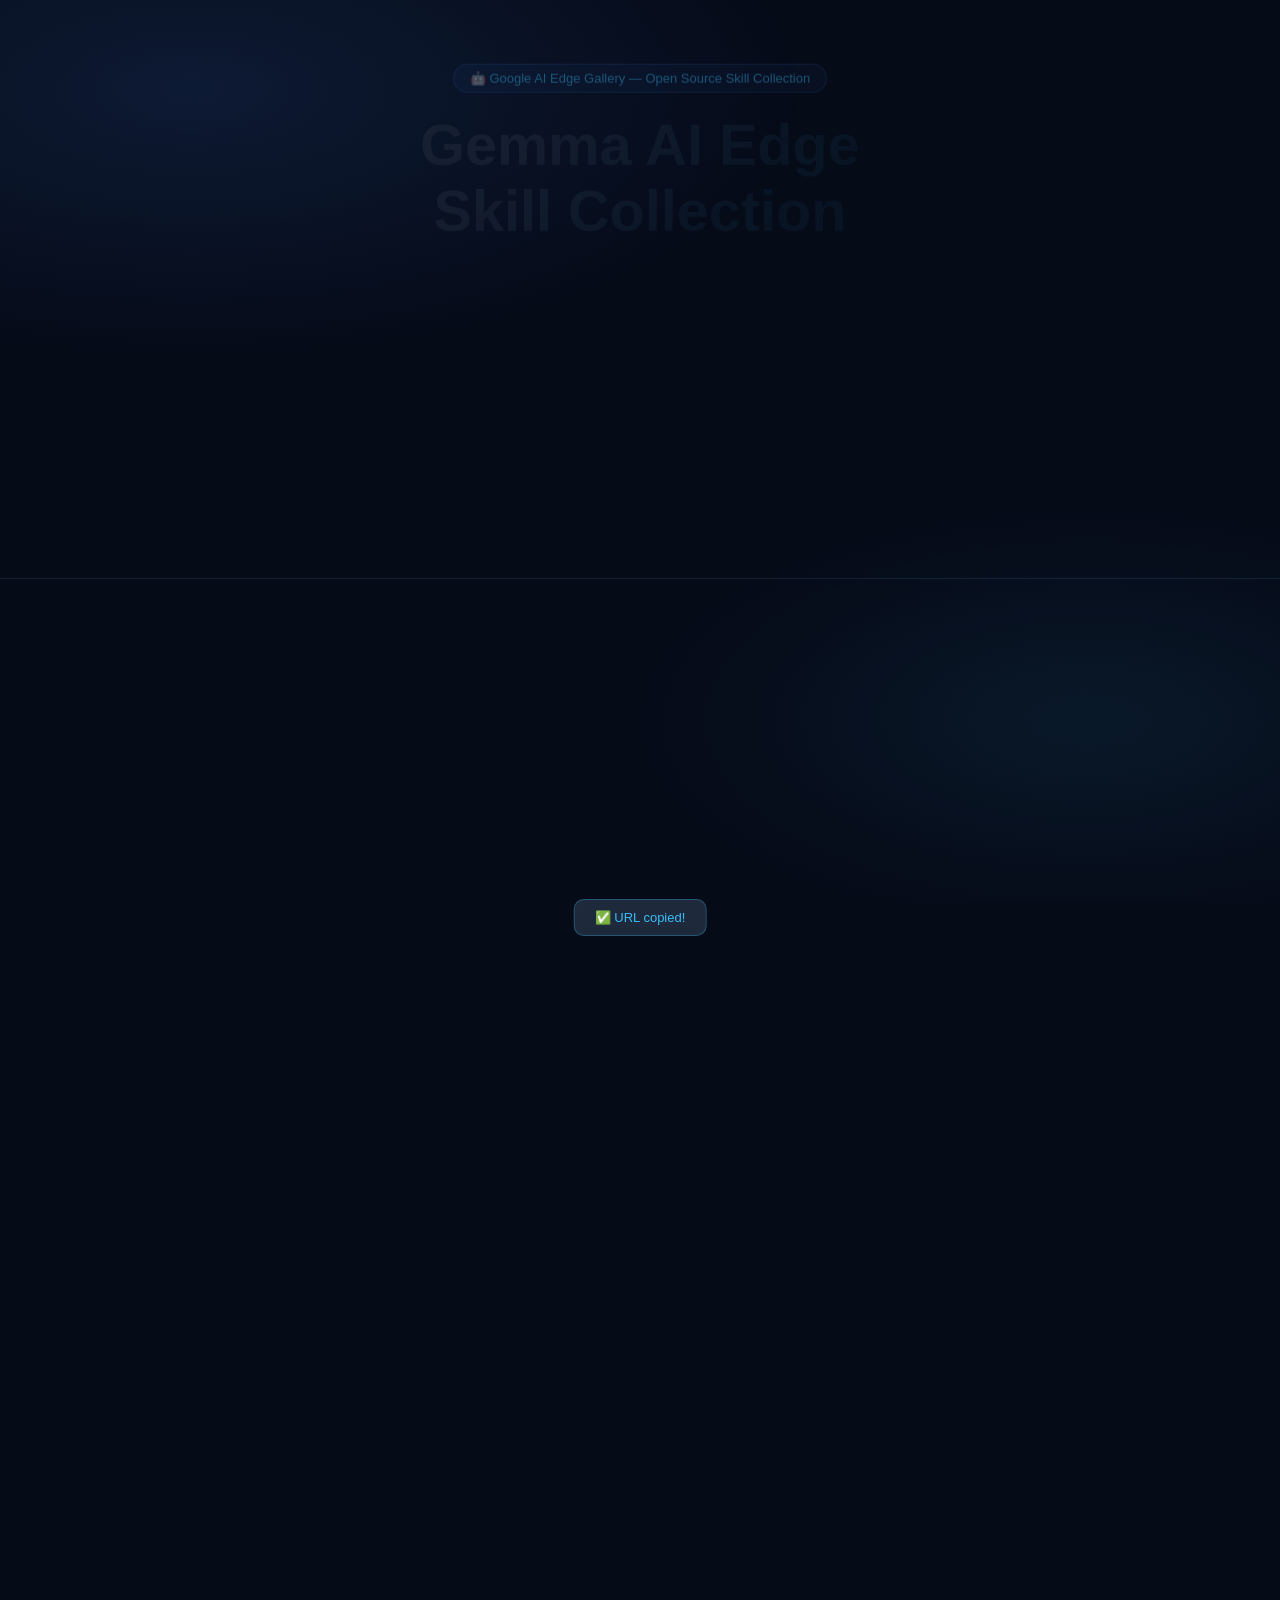
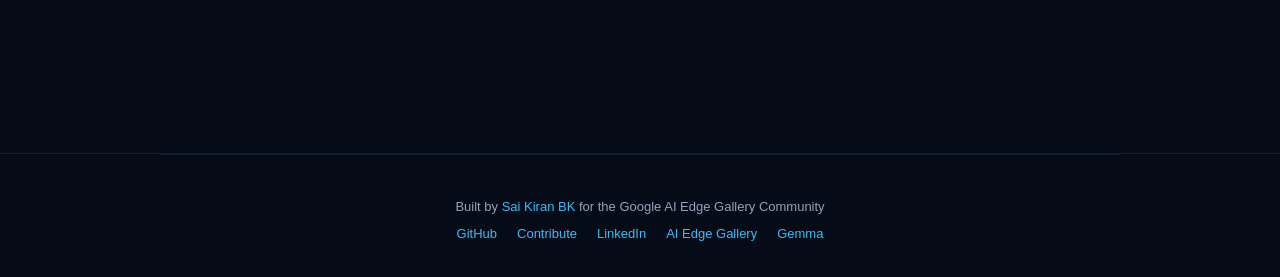
<file: index.html>
<!DOCTYPE html>
<html lang="en">
<head>
  <meta charset="UTF-8" />
  <meta name="viewport" content="width=device-width, initial-scale=1.0" />
  <title>Gemma AI Edge Skill Collection</title>
  <meta http-equiv="refresh" content="0; url=gallery/" />
  <style>
    * { margin: 0; padding: 0; box-sizing: border-box; }
    body {
      font-family: -apple-system, BlinkMacSystemFont, 'Segoe UI', Roboto, sans-serif;
      background: #060b18;
      color: #94a3b8;
      min-height: 100vh;
      display: flex;
      align-items: center;
      justify-content: center;
      text-align: center;
      padding: 20px;
    }
    .card {
      background: #111d35;
      border: 1px solid rgba(99, 179, 237, 0.12);
      border-radius: 18px;
      padding: 40px 32px;
      max-width: 400px;
    }
    h1 { font-size: 1.5rem; color: #e2e8f0; margin-bottom: 12px; }
    p { font-size: 0.9rem; line-height: 1.6; margin-bottom: 20px; }
    a {
      display: inline-block;
      color: #fff;
      background: linear-gradient(135deg, #4285f4, #38bdf8);
      font-weight: 600;
      padding: 12px 24px;
      border-radius: 12px;
      text-decoration: none;
      transition: transform 0.2s, box-shadow 0.2s;
    }
    a:hover {
      transform: translateY(-2px);
      box-shadow: 0 8px 28px rgba(66, 133, 244, 0.5);
    }
  </style>
</head>
<body>
  <div class="card">
    <h1>⚡ Gemma AI Edge Skill Collection</h1>
    <p>Redirecting you to the skill gallery…</p>
    <a href="gallery/">Go to Gallery</a>
  </div>
</body>
</html>
</file>
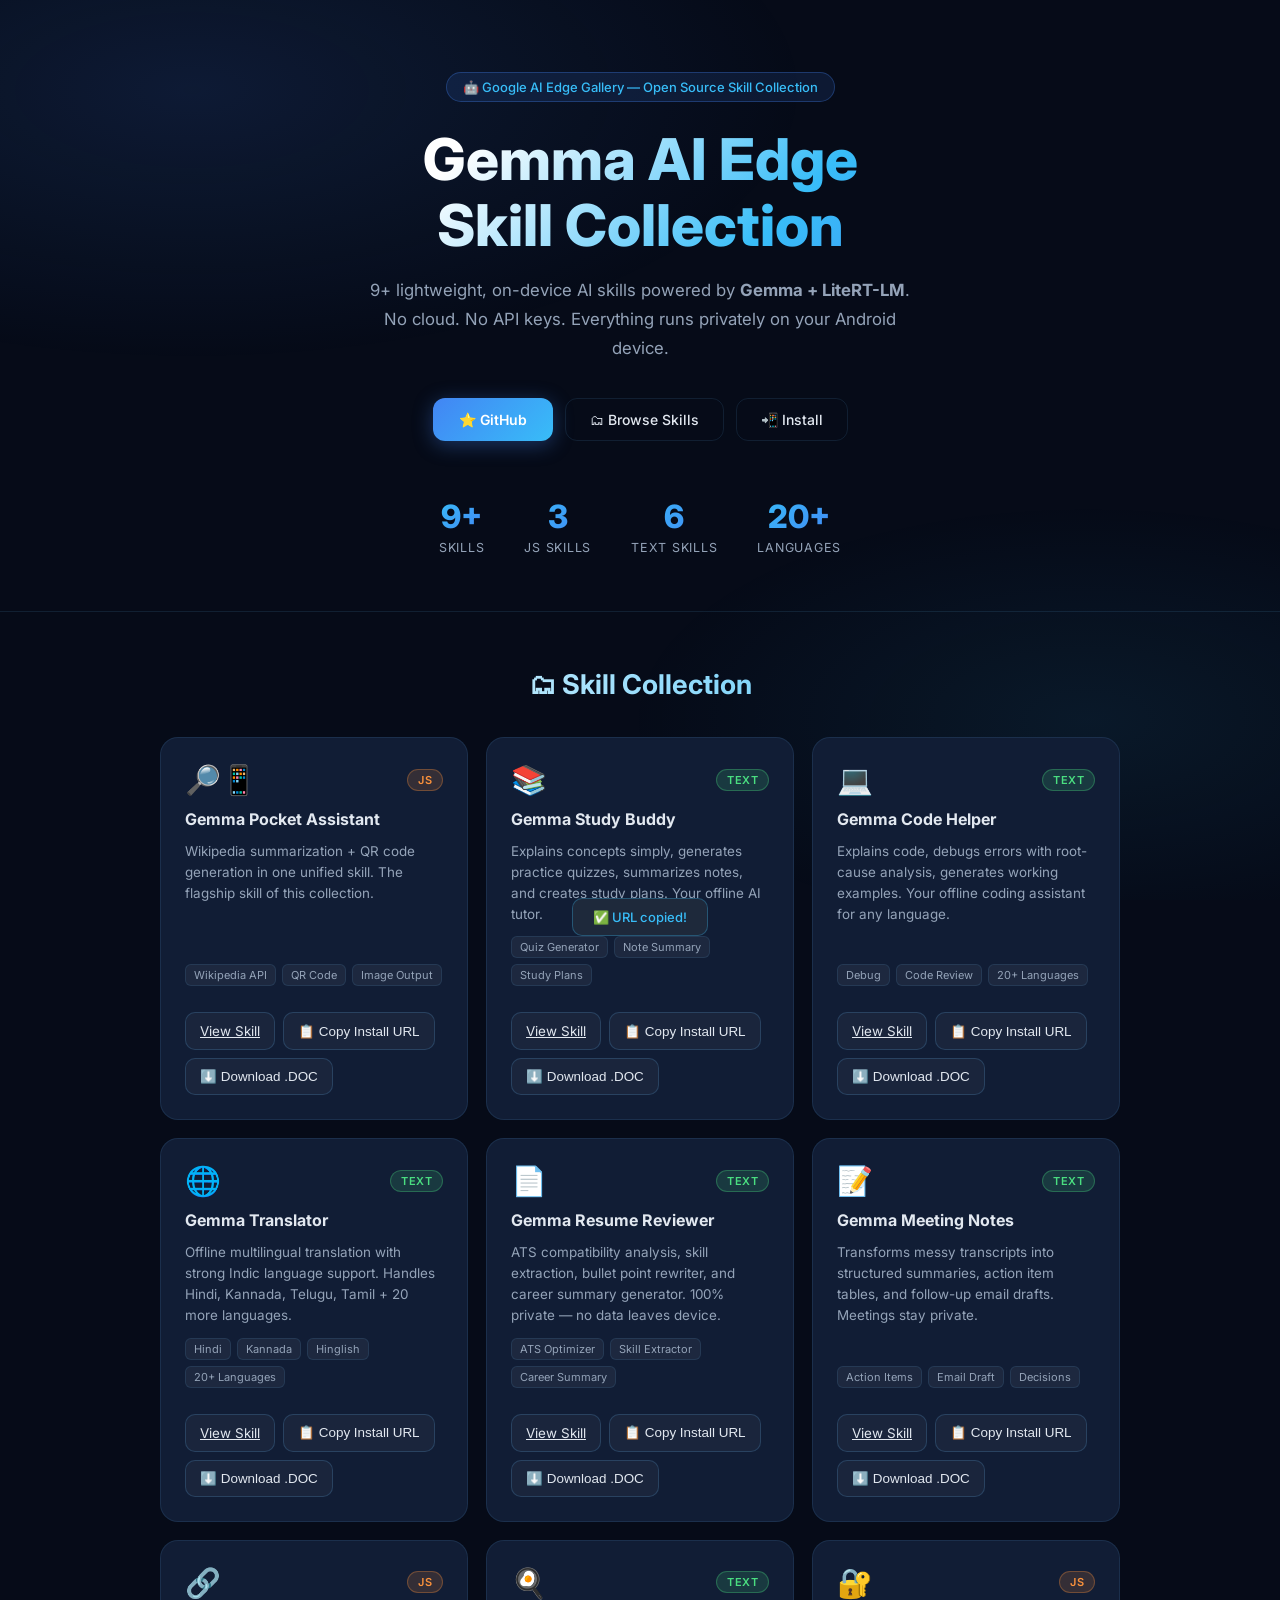
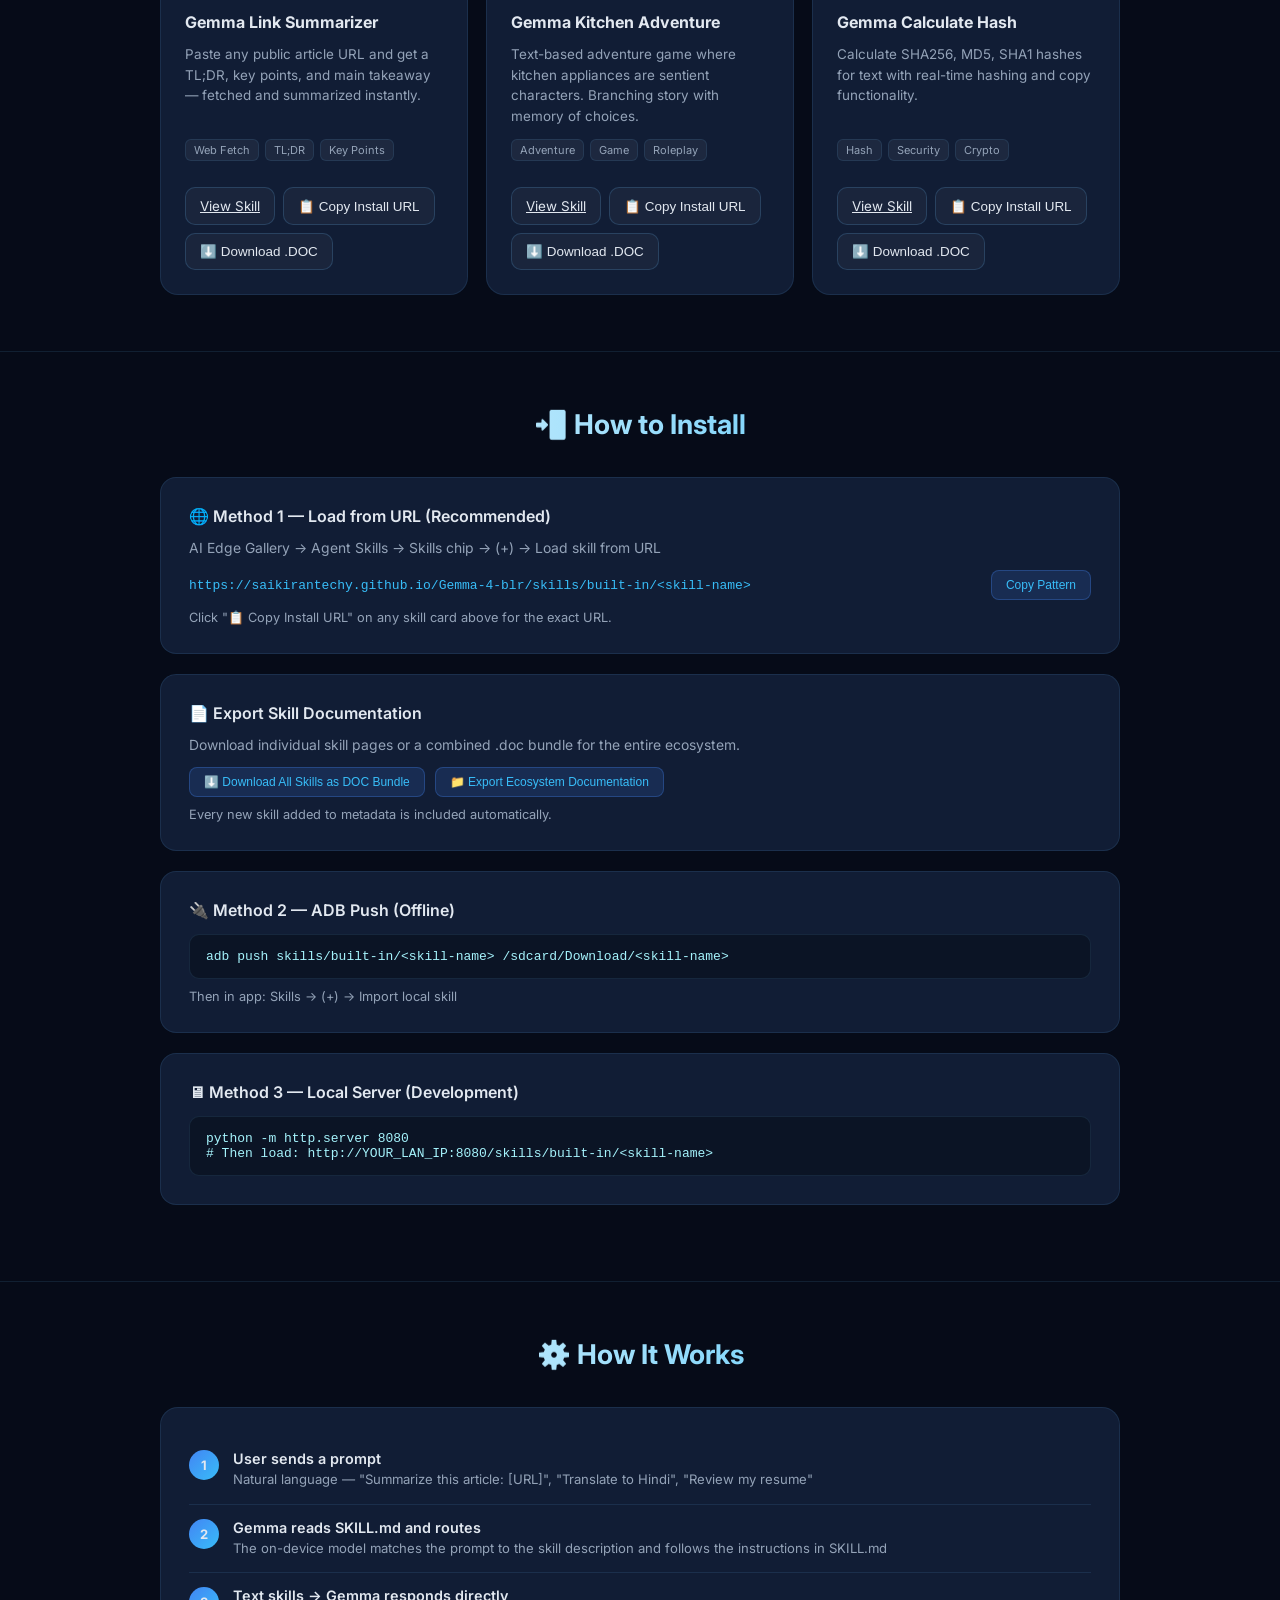
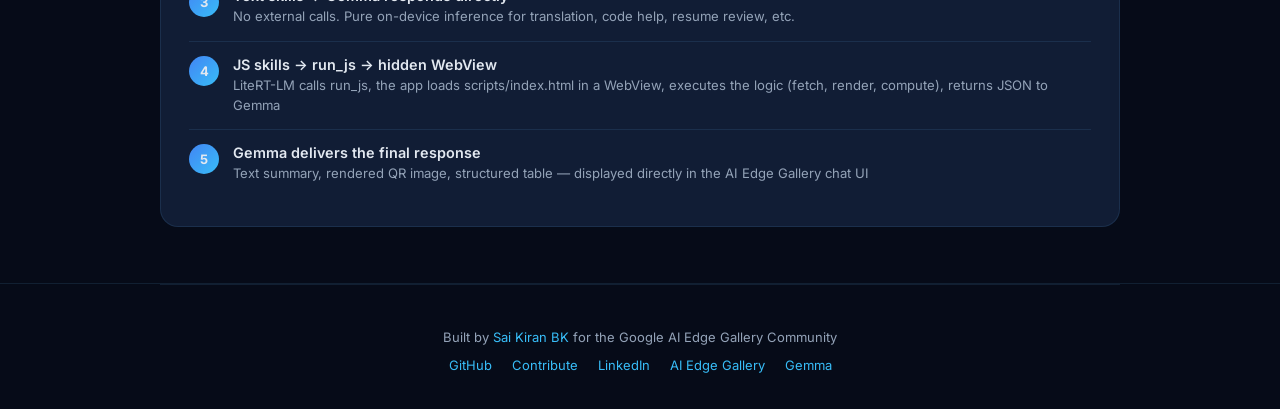
<file: gallery/index.html>
<!doctype html>
<html lang="en">
  <head>
    <meta charset="UTF-8" />
    <meta name="viewport" content="width=device-width, initial-scale=1.0" />
    <title>Gemma AI Edge Skill Collection</title>
    <meta
      name="description"
      content="An open-source ecosystem of lightweight on-device AI skills powered by Gemma + LiteRT-LM."
    />
    <link rel="preconnect" href="https://fonts.googleapis.com" />
    <link rel="preconnect" href="https://fonts.gstatic.com" crossorigin />
    <link
      href="https://fonts.googleapis.com/css2?family=Inter:wght@300;400;500;600;700;800&display=swap"
      rel="stylesheet"
    />
    <style>
      *,
      *::before,
      *::after {
        box-sizing: border-box;
        margin: 0;
        padding: 0;
      }
      :root {
        --bg: #060b18;
        --surface: #0d1526;
        --card: #111d35;
        --border: rgba(99, 179, 237, 0.12);
        --glow: rgba(66, 133, 244, 0.2);
        --blue: #4285f4;
        --cyan: #38bdf8;
        --green: #4ade80;
        --orange: #fb923c;
        --purple: #a78bfa;
        --pink: #f472b6;
        --text: #e2e8f0;
        --muted: #94a3b8;
      }
      html {
        scroll-behavior: smooth;
      }
      body {
        font-family: "Inter", sans-serif;
        background: var(--bg);
        color: var(--text);
        min-height: 100vh;
        overflow-x: hidden;
      }
      body::before {
        content: "";
        position: fixed;
        inset: 0;
        pointer-events: none;
        z-index: 0;
        background:
          radial-gradient(
            ellipse 80% 50% at 15% 10%,
            rgba(66, 133, 244, 0.13) 0%,
            transparent 60%
          ),
          radial-gradient(
            ellipse 60% 40% at 85% 80%,
            rgba(56, 189, 248, 0.08) 0%,
            transparent 60%
          );
      }
      .wrap {
        max-width: 1000px;
        margin: 0 auto;
        padding: 0 20px;
        position: relative;
        z-index: 1;
      }

      /* ── Hero ── */
      .hero {
        text-align: center;
        padding: 72px 0 56px;
      }
      .badge {
        display: inline-flex;
        align-items: center;
        gap: 8px;
        background: rgba(66, 133, 244, 0.12);
        border: 1px solid rgba(66, 133, 244, 0.3);
        border-radius: 50px;
        padding: 6px 16px;
        font-size: 13px;
        color: var(--cyan);
        font-weight: 500;
        margin-bottom: 24px;
        animation: fadeDown 0.6s ease both;
      }
      .hero h1 {
        font-size: clamp(2.2rem, 6vw, 3.6rem);
        font-weight: 800;
        line-height: 1.15;
        background: linear-gradient(
          135deg,
          #fff 30%,
          var(--cyan) 65%,
          var(--blue) 100%
        );
        -webkit-background-clip: text;
        -webkit-text-fill-color: transparent;
        background-clip: text;
        margin-bottom: 18px;
        animation: fadeDown 0.7s ease 0.1s both;
      }
      .hero p {
        font-size: 1.05rem;
        color: var(--muted);
        max-width: 560px;
        margin: 0 auto 36px;
        line-height: 1.7;
        animation: fadeDown 0.7s ease 0.2s both;
      }
      .hero-btns {
        display: flex;
        gap: 12px;
        justify-content: center;
        flex-wrap: wrap;
        animation: fadeDown 0.7s ease 0.3s both;
      }
      .btn-p {
        display: inline-flex;
        align-items: center;
        gap: 8px;
        background: linear-gradient(135deg, var(--blue), var(--cyan));
        color: #fff;
        font-weight: 600;
        font-size: 14px;
        padding: 13px 26px;
        border-radius: 12px;
        text-decoration: none;
        transition:
          transform 0.2s,
          box-shadow 0.2s;
        box-shadow: 0 4px 20px rgba(66, 133, 244, 0.35);
      }
      .btn-p:hover {
        transform: translateY(-2px);
        box-shadow: 0 8px 28px rgba(66, 133, 244, 0.5);
      }
      .btn-s {
        display: inline-flex;
        align-items: center;
        gap: 8px;
        background: transparent;
        color: var(--text);
        font-weight: 500;
        font-size: 14px;
        padding: 12px 24px;
        border-radius: 12px;
        text-decoration: none;
        border: 1px solid var(--border);
        transition:
          border-color 0.2s,
          background 0.2s,
          transform 0.2s;
      }
      .btn-s:hover {
        border-color: var(--cyan);
        background: rgba(56, 189, 248, 0.06);
        transform: translateY(-2px);
      }
      .btn {
        display: inline-flex;
        align-items: center;
        justify-content: center;
        gap: 6px;
        border: none;
        border-radius: 12px;
        padding: 10px 16px;
        font-size: 0.9rem;
        cursor: pointer;
        transition:
          transform 0.16s ease,
          background 0.16s ease,
          border-color 0.16s ease;
      }
      .btn:hover {
        transform: translateY(-1px);
      }
      .btn-primary {
        background: linear-gradient(135deg, var(--blue), var(--cyan));
        color: #fff;
      }
      .btn-secondary {
        background: rgba(255, 255, 255, 0.06);
        color: var(--text);
        border: 1px solid rgba(99, 179, 237, 0.18);
      }
      .btn-secondary:hover {
        background: rgba(56, 189, 248, 0.12);
      }

      /* ── Stats ── */
      .stats {
        display: flex;
        justify-content: center;
        gap: 40px;
        flex-wrap: wrap;
        padding: 0 0 56px;
      }
      .stat {
        text-align: center;
      }
      .stat-num {
        font-size: 2rem;
        font-weight: 800;
        background: linear-gradient(135deg, var(--cyan), var(--blue));
        -webkit-background-clip: text;
        -webkit-text-fill-color: transparent;
        background-clip: text;
      }
      .stat-label {
        font-size: 0.78rem;
        color: var(--muted);
        margin-top: 4px;
        text-transform: uppercase;
        letter-spacing: 0.06em;
      }

      /* ── Section titles ── */
      .divider {
        height: 1px;
        background: var(--border);
      }
      .sec {
        padding: 56px 0;
      }
      .sec-title {
        text-align: center;
        font-size: 1.7rem;
        font-weight: 700;
        margin-bottom: 36px;
        background: linear-gradient(90deg, #fff, var(--cyan));
        -webkit-background-clip: text;
        -webkit-text-fill-color: transparent;
        background-clip: text;
      }

      /* ── Skill Cards Grid ── */
      .skills-grid {
        display: grid;
        grid-template-columns: repeat(auto-fill, minmax(280px, 1fr));
        gap: 18px;
      }
      .skill-card {
        background: var(--card);
        border: 1px solid var(--border);
        border-radius: 18px;
        padding: 24px;
        text-decoration: none;
        color: inherit;
        transition:
          transform 0.25s,
          border-color 0.25s,
          box-shadow 0.25s;
        position: relative;
        overflow: hidden;
        display: flex;
        flex-direction: column;
        gap: 12px;
      }
      .skill-card::before {
        content: "";
        position: absolute;
        inset: 0;
        background: radial-gradient(
          circle at 50% 0%,
          var(--glow),
          transparent 70%
        );
        opacity: 0;
        transition: opacity 0.3s;
      }
      .skill-card:hover {
        transform: translateY(-4px);
        border-color: rgba(66, 133, 244, 0.4);
        box-shadow: 0 12px 36px rgba(66, 133, 244, 0.15);
      }
      .skill-card:hover::before {
        opacity: 1;
      }
      .skill-header {
        display: flex;
        align-items: center;
        justify-content: space-between;
      }
      .skill-icon {
        font-size: 1.8rem;
      }
      .skill-type-badge {
        font-size: 11px;
        font-weight: 600;
        padding: 3px 10px;
        border-radius: 50px;
        letter-spacing: 0.04em;
        text-transform: uppercase;
      }
      .type-js {
        background: rgba(251, 146, 60, 0.15);
        color: var(--orange);
        border: 1px solid rgba(251, 146, 60, 0.3);
      }
      .type-text {
        background: rgba(74, 222, 128, 0.15);
        color: var(--green);
        border: 1px solid rgba(74, 222, 128, 0.3);
      }
      .skill-name {
        font-size: 1rem;
        font-weight: 700;
      }
      .skill-desc {
        font-size: 0.84rem;
        color: var(--muted);
        line-height: 1.55;
        flex: 1;
      }
      .skill-tags {
        display: flex;
        flex-wrap: wrap;
        gap: 6px;
      }
      .tag {
        font-size: 11px;
        background: rgba(255, 255, 255, 0.05);
        border: 1px solid var(--border);
        border-radius: 6px;
        padding: 3px 8px;
        color: var(--muted);
      }
      .skill-footer {
        display: flex;
        flex-direction: column;
        gap: 0.8rem;
        margin-top: 14px;
      }
      .skill-actions {
        display: flex;
        flex-wrap: wrap;
        gap: 8px;
      }
      .skill-actions .btn {
        border-radius: 10px;
        padding: 10px 14px;
        font-size: 0.84rem;
      }
      .btn-card {
        border: 1px solid rgba(99, 179, 237, 0.2);
        background: rgba(255, 255, 255, 0.04);
        color: var(--text);
      }
      .btn-card:hover {
        background: rgba(66, 133, 244, 0.12);
      }
      .install-link {
        font-size: 12px;
        color: var(--cyan);
        font-weight: 500;
        text-decoration: none;
      }
      .install-link:hover {
        text-decoration: underline;
      }

      /* ── Install section ── */
      .install-box {
        background: var(--card);
        border: 1px solid var(--border);
        border-radius: 16px;
        padding: 28px;
        margin-bottom: 20px;
      }
      .install-box h3 {
        font-size: 1rem;
        font-weight: 600;
        margin-bottom: 14px;
        display: flex;
        align-items: center;
        gap: 8px;
      }
      .install-box pre {
        background: rgba(0, 0, 0, 0.3);
        border: 1px solid var(--border);
        border-radius: 10px;
        padding: 14px 16px;
        font-size: 13px;
        overflow-x: auto;
        white-space: pre-wrap;
        word-break: break-all;
        color: #a5f3fc;
        font-family: "Courier New", monospace;
      }
      .url-row {
        display: flex;
        align-items: center;
        gap: 10px;
        flex-wrap: wrap;
      }
      .url-row code {
        font-size: 13px;
        color: var(--cyan);
        flex: 1;
        font-family: "Courier New", monospace;
        word-break: break-all;
      }
      .copy-btn {
        background: rgba(66, 133, 244, 0.15);
        border: 1px solid rgba(66, 133, 244, 0.3);
        color: var(--cyan);
        border-radius: 8px;
        padding: 7px 14px;
        font-size: 12px;
        font-weight: 500;
        cursor: pointer;
        transition: background 0.2s;
        white-space: nowrap;
        flex-shrink: 0;
      }
      .copy-btn:hover {
        background: rgba(66, 133, 244, 0.28);
      }

      /* ── How it works ── */
      .arch {
        background: var(--card);
        border: 1px solid var(--border);
        border-radius: 18px;
        padding: 28px;
      }
      .arch-steps {
        display: flex;
        flex-direction: column;
        gap: 0;
      }
      .arch-step {
        display: flex;
        align-items: flex-start;
        gap: 14px;
        padding: 14px 0;
        border-bottom: 1px solid var(--border);
      }
      .arch-step:last-child {
        border-bottom: none;
      }
      .step-n {
        width: 30px;
        height: 30px;
        border-radius: 50%;
        background: linear-gradient(135deg, var(--blue), var(--cyan));
        display: flex;
        align-items: center;
        justify-content: center;
        font-size: 13px;
        font-weight: 700;
        flex-shrink: 0;
      }
      .step-t h4 {
        font-size: 0.9rem;
        font-weight: 600;
        margin-bottom: 3px;
      }
      .step-t p {
        font-size: 0.82rem;
        color: var(--muted);
        line-height: 1.5;
      }

      /* ── Footer ── */
      footer {
        text-align: center;
        padding: 44px 0 36px;
        color: var(--muted);
        font-size: 13px;
        border-top: 1px solid var(--border);
      }
      footer a {
        color: var(--cyan);
        text-decoration: none;
      }
      footer a:hover {
        text-decoration: underline;
      }
      .footer-links {
        display: flex;
        gap: 20px;
        justify-content: center;
        margin-top: 12px;
        flex-wrap: wrap;
      }

      /* ── Animations ── */
      @keyframes fadeDown {
        from {
          opacity: 0;
          transform: translateY(-14px);
        }
        to {
          opacity: 1;
          transform: translateY(0);
        }
      }
      .reveal {
        opacity: 0;
        transform: translateY(22px);
        transition:
          opacity 0.6s ease,
          transform 0.6s ease;
      }
      .reveal.visible {
        opacity: 1;
        transform: translateY(0);
      }
    </style>
  </head>
  <body>
    <div class="wrap">
      <!-- Hero -->
      <section class="hero">
        <div class="badge">
          🤖 Google AI Edge Gallery — Open Source Skill Collection
        </div>
        <h1>Gemma AI Edge<br />Skill Collection</h1>
        <p>
          9+ lightweight, on-device AI skills powered by
          <strong>Gemma + LiteRT-LM</strong>. No cloud. No API keys. Everything
          runs privately on your Android device.
        </p>
        <div class="hero-btns">
          <a
            id="gh-btn"
            class="btn-p"
            href="https://github.com/saikirantechy/Gemma-4-blr"
            target="_blank"
            >⭐ GitHub</a
          >
          <a class="btn-s" href="#skills">🗂 Browse Skills</a>
          <a class="btn-s" href="#install">📲 Install</a>
        </div>
      </section>

      <!-- Stats -->
      <div class="stats reveal">
        <div class="stat">
          <div class="stat-num">9+</div>
          <div class="stat-label">Skills</div>
        </div>
        <div class="stat">
          <div class="stat-num">3</div>
          <div class="stat-label">JS Skills</div>
        </div>
        <div class="stat">
          <div class="stat-num">6</div>
          <div class="stat-label">Text Skills</div>
        </div>
        <div class="stat">
          <div class="stat-num">20+</div>
          <div class="stat-label">Languages</div>
        </div>
      </div>
    </div>

    <div class="divider"></div>

    <!-- Skill Collection -->
    <div class="wrap" id="skills">
      <section class="sec reveal">
        <div class="sec-title">🗂 Skill Collection</div>
        <div class="skills-grid">
          <div class="skill-card">
            <div class="skill-header">
              <span class="skill-icon">🔎📱</span>
              <span class="skill-type-badge type-js">JS</span>
            </div>
            <div class="skill-name">Gemma Pocket Assistant</div>
            <div class="skill-desc">
              Wikipedia summarization + QR code generation in one unified skill.
              The flagship skill of this collection.
            </div>
            <div class="skill-tags">
              <span class="tag">Wikipedia API</span
              ><span class="tag">QR Code</span
              ><span class="tag">Image Output</span>
            </div>
            <div class="skill-footer">
              <div class="skill-actions">
                <a
                  class="btn btn-secondary btn-card"
                  href="skills/built-in/gemma-pocket-assistant/SKILL.md"
                  target="_blank"
                  >View Skill</a
                >
                <button
                  class="btn btn-secondary btn-card"
                  onclick="copySkillUrl('gemma-pocket-assistant', event)"
                  type="button"
                >
                  📋 Copy Install URL
                </button>
                <button
                  class="btn btn-primary btn-card"
                  onclick="downloadSkillDoc('gemma-pocket-assistant', event)"
                  type="button"
                >
                  ⬇️ Download .DOC
                </button>
              </div>
            </div>
          </div>

          <div class="skill-card">
            <div class="skill-header">
              <span class="skill-icon">📚</span>
              <span class="skill-type-badge type-text">Text</span>
            </div>
            <div class="skill-name">Gemma Study Buddy</div>
            <div class="skill-desc">
              Explains concepts simply, generates practice quizzes, summarizes
              notes, and creates study plans. Your offline AI tutor.
            </div>
            <div class="skill-tags">
              <span class="tag">Quiz Generator</span
              ><span class="tag">Note Summary</span
              ><span class="tag">Study Plans</span>
            </div>
            <div class="skill-footer">
              <div class="skill-actions">
                <a
                  class="btn btn-secondary btn-card"
                  href="skills/built-in/gemma-study-buddy/SKILL.md"
                  target="_blank"
                  >View Skill</a
                >
                <button
                  class="btn btn-secondary btn-card"
                  onclick="copySkillUrl('gemma-study-buddy', event)"
                  type="button"
                >
                  📋 Copy Install URL
                </button>
                <button
                  class="btn btn-primary btn-card"
                  onclick="downloadSkillDoc('gemma-study-buddy', event)"
                  type="button"
                >
                  ⬇️ Download .DOC
                </button>
              </div>
            </div>
          </div>

          <div class="skill-card">
            <div class="skill-header">
              <span class="skill-icon">💻</span>
              <span class="skill-type-badge type-text">Text</span>
            </div>
            <div class="skill-name">Gemma Code Helper</div>
            <div class="skill-desc">
              Explains code, debugs errors with root-cause analysis, generates
              working examples. Your offline coding assistant for any language.
            </div>
            <div class="skill-tags">
              <span class="tag">Debug</span><span class="tag">Code Review</span
              ><span class="tag">20+ Languages</span>
            </div>
            <div class="skill-footer">
              <div class="skill-actions">
                <a
                  class="btn btn-secondary btn-card"
                  href="skills/built-in/gemma-code-helper/SKILL.md"
                  target="_blank"
                  >View Skill</a
                >
                <button
                  class="btn btn-secondary btn-card"
                  onclick="copySkillUrl('gemma-code-helper', event)"
                  type="button"
                >
                  📋 Copy Install URL
                </button>
                <button
                  class="btn btn-primary btn-card"
                  onclick="downloadSkillDoc('gemma-code-helper', event)"
                  type="button"
                >
                  ⬇️ Download .DOC
                </button>
              </div>
            </div>
          </div>

          <div class="skill-card">
            <div class="skill-header">
              <span class="skill-icon">🌐</span>
              <span class="skill-type-badge type-text">Text</span>
            </div>
            <div class="skill-name">Gemma Translator</div>
            <div class="skill-desc">
              Offline multilingual translation with strong Indic language
              support. Handles Hindi, Kannada, Telugu, Tamil + 20 more
              languages.
            </div>
            <div class="skill-tags">
              <span class="tag">Hindi</span><span class="tag">Kannada</span
              ><span class="tag">Hinglish</span
              ><span class="tag">20+ Languages</span>
            </div>
            <div class="skill-footer">
              <div class="skill-actions">
                <a
                  class="btn btn-secondary btn-card"
                  href="skills/built-in/gemma-translator/SKILL.md"
                  target="_blank"
                  >View Skill</a
                >
                <button
                  class="btn btn-secondary btn-card"
                  onclick="copySkillUrl('gemma-translator', event)"
                  type="button"
                >
                  📋 Copy Install URL
                </button>
                <button
                  class="btn btn-primary btn-card"
                  onclick="downloadSkillDoc('gemma-translator', event)"
                  type="button"
                >
                  ⬇️ Download .DOC
                </button>
              </div>
            </div>
          </div>

          <div class="skill-card">
            <div class="skill-header">
              <span class="skill-icon">📄</span>
              <span class="skill-type-badge type-text">Text</span>
            </div>
            <div class="skill-name">Gemma Resume Reviewer</div>
            <div class="skill-desc">
              ATS compatibility analysis, skill extraction, bullet point
              rewriter, and career summary generator. 100% private — no data
              leaves device.
            </div>
            <div class="skill-tags">
              <span class="tag">ATS Optimizer</span
              ><span class="tag">Skill Extractor</span
              ><span class="tag">Career Summary</span>
            </div>
            <div class="skill-footer">
              <div class="skill-actions">
                <a
                  class="btn btn-secondary btn-card"
                  href="skills/built-in/gemma-resume-reviewer/SKILL.md"
                  target="_blank"
                  >View Skill</a
                >
                <button
                  class="btn btn-secondary btn-card"
                  onclick="copySkillUrl('gemma-resume-reviewer', event)"
                  type="button"
                >
                  📋 Copy Install URL
                </button>
                <button
                  class="btn btn-primary btn-card"
                  onclick="downloadSkillDoc('gemma-resume-reviewer', event)"
                  type="button"
                >
                  ⬇️ Download .DOC
                </button>
              </div>
            </div>
          </div>

          <div class="skill-card">
            <div class="skill-header">
              <span class="skill-icon">📝</span>
              <span class="skill-type-badge type-text">Text</span>
            </div>
            <div class="skill-name">Gemma Meeting Notes</div>
            <div class="skill-desc">
              Transforms messy transcripts into structured summaries, action
              item tables, and follow-up email drafts. Meetings stay private.
            </div>
            <div class="skill-tags">
              <span class="tag">Action Items</span
              ><span class="tag">Email Draft</span
              ><span class="tag">Decisions</span>
            </div>
            <div class="skill-footer">
              <div class="skill-actions">
                <a
                  class="btn btn-secondary btn-card"
                  href="skills/built-in/gemma-meeting-notes/SKILL.md"
                  target="_blank"
                  >View Skill</a
                >
                <button
                  class="btn btn-secondary btn-card"
                  onclick="copySkillUrl('gemma-meeting-notes', event)"
                  type="button"
                >
                  📋 Copy Install URL
                </button>
                <button
                  class="btn btn-primary btn-card"
                  onclick="downloadSkillDoc('gemma-meeting-notes', event)"
                  type="button"
                >
                  ⬇️ Download .DOC
                </button>
              </div>
            </div>
          </div>

          <div class="skill-card">
            <div class="skill-header">
              <span class="skill-icon">🔗</span>
              <span class="skill-type-badge type-js">JS</span>
            </div>
            <div class="skill-name">Gemma Link Summarizer</div>
            <div class="skill-desc">
              Paste any public article URL and get a TL;DR, key points, and main
              takeaway — fetched and summarized instantly.
            </div>
            <div class="skill-tags">
              <span class="tag">Web Fetch</span><span class="tag">TL;DR</span
              ><span class="tag">Key Points</span>
            </div>
            <div class="skill-footer">
              <div class="skill-actions">
                <a
                  class="btn btn-secondary btn-card"
                  href="skills/built-in/gemma-link-summarizer/SKILL.md"
                  target="_blank"
                  >View Skill</a
                >
                <button
                  class="btn btn-secondary btn-card"
                  onclick="copySkillUrl('gemma-link-summarizer', event)"
                  type="button"
                >
                  📋 Copy Install URL
                </button>
                <button
                  class="btn btn-primary btn-card"
                  onclick="downloadSkillDoc('gemma-link-summarizer', event)"
                  type="button"
                >
                  ⬇️ Download .DOC
                </button>
              </div>
            </div>
          </div>

          <div class="skill-card">
            <div class="skill-header">
              <span class="skill-icon">🍳</span>
              <span class="skill-type-badge type-text">Text</span>
            </div>
            <div class="skill-name">Gemma Kitchen Adventure</div>
            <div class="skill-desc">
              Text-based adventure game where kitchen appliances are sentient
              characters. Branching story with memory of choices.
            </div>
            <div class="skill-tags">
              <span class="tag">Adventure</span><span class="tag">Game</span
              ><span class="tag">Roleplay</span>
            </div>
            <div class="skill-footer">
              <div class="skill-actions">
                <a
                  class="btn btn-secondary btn-card"
                  href="skills/built-in/kitchen-adventure/SKILL.md"
                  target="_blank"
                  >View Skill</a
                >
                <button
                  class="btn btn-secondary btn-card"
                  onclick="copySkillUrl('kitchen-adventure', event)"
                  type="button"
                >
                  📋 Copy Install URL
                </button>
                <button
                  class="btn btn-primary btn-card"
                  onclick="downloadSkillDoc('kitchen-adventure', event)"
                  type="button"
                >
                  ⬇️ Download .DOC
                </button>
              </div>
            </div>
          </div>

          <div class="skill-card">
            <div class="skill-header">
              <span class="skill-icon">🔐</span>
              <span class="skill-type-badge type-js">JS</span>
            </div>
            <div class="skill-name">Gemma Calculate Hash</div>
            <div class="skill-desc">
              Calculate SHA256, MD5, SHA1 hashes for text with real-time hashing
              and copy functionality.
            </div>
            <div class="skill-tags">
              <span class="tag">Hash</span><span class="tag">Security</span
              ><span class="tag">Crypto</span>
            </div>
            <div class="skill-footer">
              <div class="skill-actions">
                <a
                  class="btn btn-secondary btn-card"
                  href="skills/built-in/calculate-hash/SKILL.md"
                  target="_blank"
                  >View Skill</a
                >
                <button
                  class="btn btn-secondary btn-card"
                  onclick="copySkillUrl('calculate-hash', event)"
                  type="button"
                >
                  📋 Copy Install URL
                </button>
                <button
                  class="btn btn-primary btn-card"
                  onclick="downloadSkillDoc('calculate-hash', event)"
                  type="button"
                >
                  ⬇️ Download .DOC
                </button>
              </div>
            </div>
          </div>
        </div>
      </section>
    </div>

    <div class="divider"></div>

    <!-- Install -->
    <div class="wrap" id="install">
      <section class="sec reveal">
        <div class="sec-title">📲 How to Install</div>

        <div class="install-box">
          <h3>🌐 Method 1 — Load from URL (Recommended)</h3>
          <p
            style="color: var(--muted); font-size: 0.87rem; margin-bottom: 14px"
          >
            AI Edge Gallery → Agent Skills → Skills chip → (+) → Load skill from
            URL
          </p>
          <div class="url-row">
            <code id="base-url"
              >https://saikirantechy.github.io/Gemma-4-blr/skills/built-in/&lt;skill-name&gt;</code
            >
            <button class="copy-btn" onclick="copyBase()">Copy Pattern</button>
          </div>
          <p style="color: var(--muted); font-size: 0.8rem; margin-top: 10px">
            Click "📋 Copy Install URL" on any skill card above for the exact
            URL.
          </p>
        </div>

        <div class="install-box">
          <h3>📄 Export Skill Documentation</h3>
          <p
            style="color: var(--muted); font-size: 0.87rem; margin-bottom: 14px"
          >
            Download individual skill pages or a combined .doc bundle for the
            entire ecosystem.
          </p>
          <div class="url-row">
            <button class="copy-btn" onclick="downloadAllDocs()">
              ⬇️ Download All Skills as DOC Bundle
            </button>
            <button class="copy-btn" onclick="downloadEcosystemDocs()">
              📁 Export Ecosystem Documentation
            </button>
          </div>
          <p style="color: var(--muted); font-size: 0.8rem; margin-top: 10px">
            Every new skill added to metadata is included automatically.
          </p>
        </div>

        <div class="install-box">
          <h3>🔌 Method 2 — ADB Push (Offline)</h3>
          <pre>
adb push skills/built-in/&lt;skill-name&gt; /sdcard/Download/&lt;skill-name&gt;</pre
          >
          <p style="color: var(--muted); font-size: 0.8rem; margin-top: 10px">
            Then in app: Skills → (+) → Import local skill
          </p>
        </div>

        <div class="install-box">
          <h3>🖥 Method 3 — Local Server (Development)</h3>
          <pre>
python -m http.server 8080
# Then load: http://YOUR_LAN_IP:8080/skills/built-in/&lt;skill-name&gt;</pre
          >
        </div>
      </section>
    </div>

    <div class="divider"></div>

    <!-- How it works -->
    <div class="wrap">
      <section class="sec reveal">
        <div class="sec-title">⚙️ How It Works</div>
        <div class="arch">
          <div class="arch-steps">
            <div class="arch-step">
              <div class="step-n">1</div>
              <div class="step-t">
                <h4>User sends a prompt</h4>
                <p>
                  Natural language — "Summarize this article: [URL]", "Translate
                  to Hindi", "Review my resume"
                </p>
              </div>
            </div>
            <div class="arch-step">
              <div class="step-n">2</div>
              <div class="step-t">
                <h4>Gemma reads SKILL.md and routes</h4>
                <p>
                  The on-device model matches the prompt to the skill
                  description and follows the instructions in SKILL.md
                </p>
              </div>
            </div>
            <div class="arch-step">
              <div class="step-n">3</div>
              <div class="step-t">
                <h4>Text skills → Gemma responds directly</h4>
                <p>
                  No external calls. Pure on-device inference for translation,
                  code help, resume review, etc.
                </p>
              </div>
            </div>
            <div class="arch-step">
              <div class="step-n">4</div>
              <div class="step-t">
                <h4>JS skills → run_js → hidden WebView</h4>
                <p>
                  LiteRT-LM calls run_js, the app loads scripts/index.html in a
                  WebView, executes the logic (fetch, render, compute), returns
                  JSON to Gemma
                </p>
              </div>
            </div>
            <div class="arch-step">
              <div class="step-n">5</div>
              <div class="step-t">
                <h4>Gemma delivers the final response</h4>
                <p>
                  Text summary, rendered QR image, structured table — displayed
                  directly in the AI Edge Gallery chat UI
                </p>
              </div>
            </div>
          </div>
        </div>
      </section>
    </div>

    <div class="divider"></div>

    <!-- Footer -->
    <div class="wrap">
      <footer>
        <p>
          Built by
          <a href="https://github.com/saikirantechy" target="_blank"
            >Sai Kiran BK</a
          >
          for the Google AI Edge Gallery Community
        </p>
        <div class="footer-links">
          <a href="https://github.com/saikirantechy/Gemma-4-blr" target="_blank"
            >GitHub</a
          >
          <a
            href="https://github.com/saikirantechy/Gemma-4-blr/blob/main/CONTRIBUTING.md"
            target="_blank"
            >Contribute</a
          >
          <a href="https://linkedin.com/in/saikirantech" target="_blank"
            >LinkedIn</a
          >
          <a href="https://github.com/google-ai-edge/gallery" target="_blank"
            >AI Edge Gallery</a
          >
          <a href="https://ai.google.dev/gemma" target="_blank">Gemma</a>
        </div>
      </footer>
    </div>

    <div
      id="toast"
      style="
        position: fixed;
        bottom: 24px;
        left: 50%;
        transform: translateX(-50%) translateY(60px);
        background: #1e293b;
        border: 1px solid rgba(56, 189, 248, 0.3);
        color: #38bdf8;
        padding: 10px 20px;
        border-radius: 10px;
        font-size: 13px;
        font-weight: 500;
        transition: transform 0.3s;
        z-index: 999;
      "
    >
      ✅ URL copied!
    </div>

    <script src="shared/js/utils.js"></script>
    <script>
      const BASE =
        "https://saikirantechy.github.io/Gemma-4-blr/skills/built-in/";
      const METADATA_URL = "skills/metadata.json";
      let skillMetadata = [];

      async function loadSkillMetadata() {
        try {
          const response = await fetch(METADATA_URL);
          const data = await response.json();
          skillMetadata = Array.isArray(data.skills) ? data.skills : [];
        } catch (error) {
          console.warn("Failed to load skill metadata:", error);
          skillMetadata = [];
        }
      }

      const obs = new IntersectionObserver(
        (es) =>
          es.forEach((e) => {
            if (e.isIntersecting) e.target.classList.add("visible");
          }),
        { threshold: 0.1 },
      );
      document.querySelectorAll(".reveal").forEach((el) => obs.observe(el));

      function showToast(msg) {
        const t = document.getElementById("toast");
        t.textContent = msg;
        t.style.transform = "translateX(-50%) translateY(0)";
        setTimeout(
          () => (t.style.transform = "translateX(-50%) translateY(60px)"),
          2200,
        );
      }

      function findSkillMeta(skillName) {
        return (
          skillMetadata.find((skill) => skill.id === skillName) ||
          skillMetadata.find((skill) => skill.path === skillName)
        );
      }

      function copySkillUrl(skillName, e) {
        e.preventDefault();
        e.stopPropagation();
        navigator.clipboard
          .writeText(BASE + skillName)
          .then(() => showToast("✅ Install URL copied for " + skillName));
      }

      function copyBase() {
        navigator.clipboard
          .writeText(BASE + "<skill-name>")
          .then(() => showToast("✅ URL pattern copied!"));
      }

      async function downloadSkillDoc(skillName, e) {
        e.preventDefault();
        e.stopPropagation();
        if (!skillMetadata.length) {
          await loadSkillMetadata();
        }
        const skill = findSkillMeta(skillName);
        if (!skill) {
          showToast("⚠️ Skill metadata not found.");
          return;
        }
        showToast("Preparing .doc for " + skill.name + "...");
        try {
          GalleryUtils.docUtils.downloadSkillDoc(skill, "Gemma AI Edge Skills");
        } catch (error) {
          console.error(error);
          showToast("⚠️ Could not create DOC file.");
        }
      }

      async function downloadAllDocs() {
        if (!skillMetadata.length) {
          await loadSkillMetadata();
        }
        if (!skillMetadata.length) {
          showToast("⚠️ Skill metadata not available.");
          return;
        }
        showToast("Preparing combined docs bundle...");
        try {
          GalleryUtils.docUtils.downloadBundleDoc(
            skillMetadata,
            "Gemma AI Edge Skills Bundle",
          );
        } catch (error) {
          console.error(error);
          showToast("⚠️ Failed to create bundle.");
        }
      }

      async function downloadEcosystemDocs() {
        if (!skillMetadata.length) {
          await loadSkillMetadata();
        }
        if (!skillMetadata.length) {
          showToast("⚠️ Skill metadata not available.");
          return;
        }
        showToast("Exporting ecosystem documentation...");
        try {
          GalleryUtils.docUtils.downloadBundleDoc(
            skillMetadata,
            "Gemma AI Edge Ecosystem Documentation",
          );
        } catch (error) {
          console.error(error);
          showToast("⚠️ Failed to export documentation.");
        }
      }

      loadSkillMetadata();
    </script>
  </body>
</html>
</file>
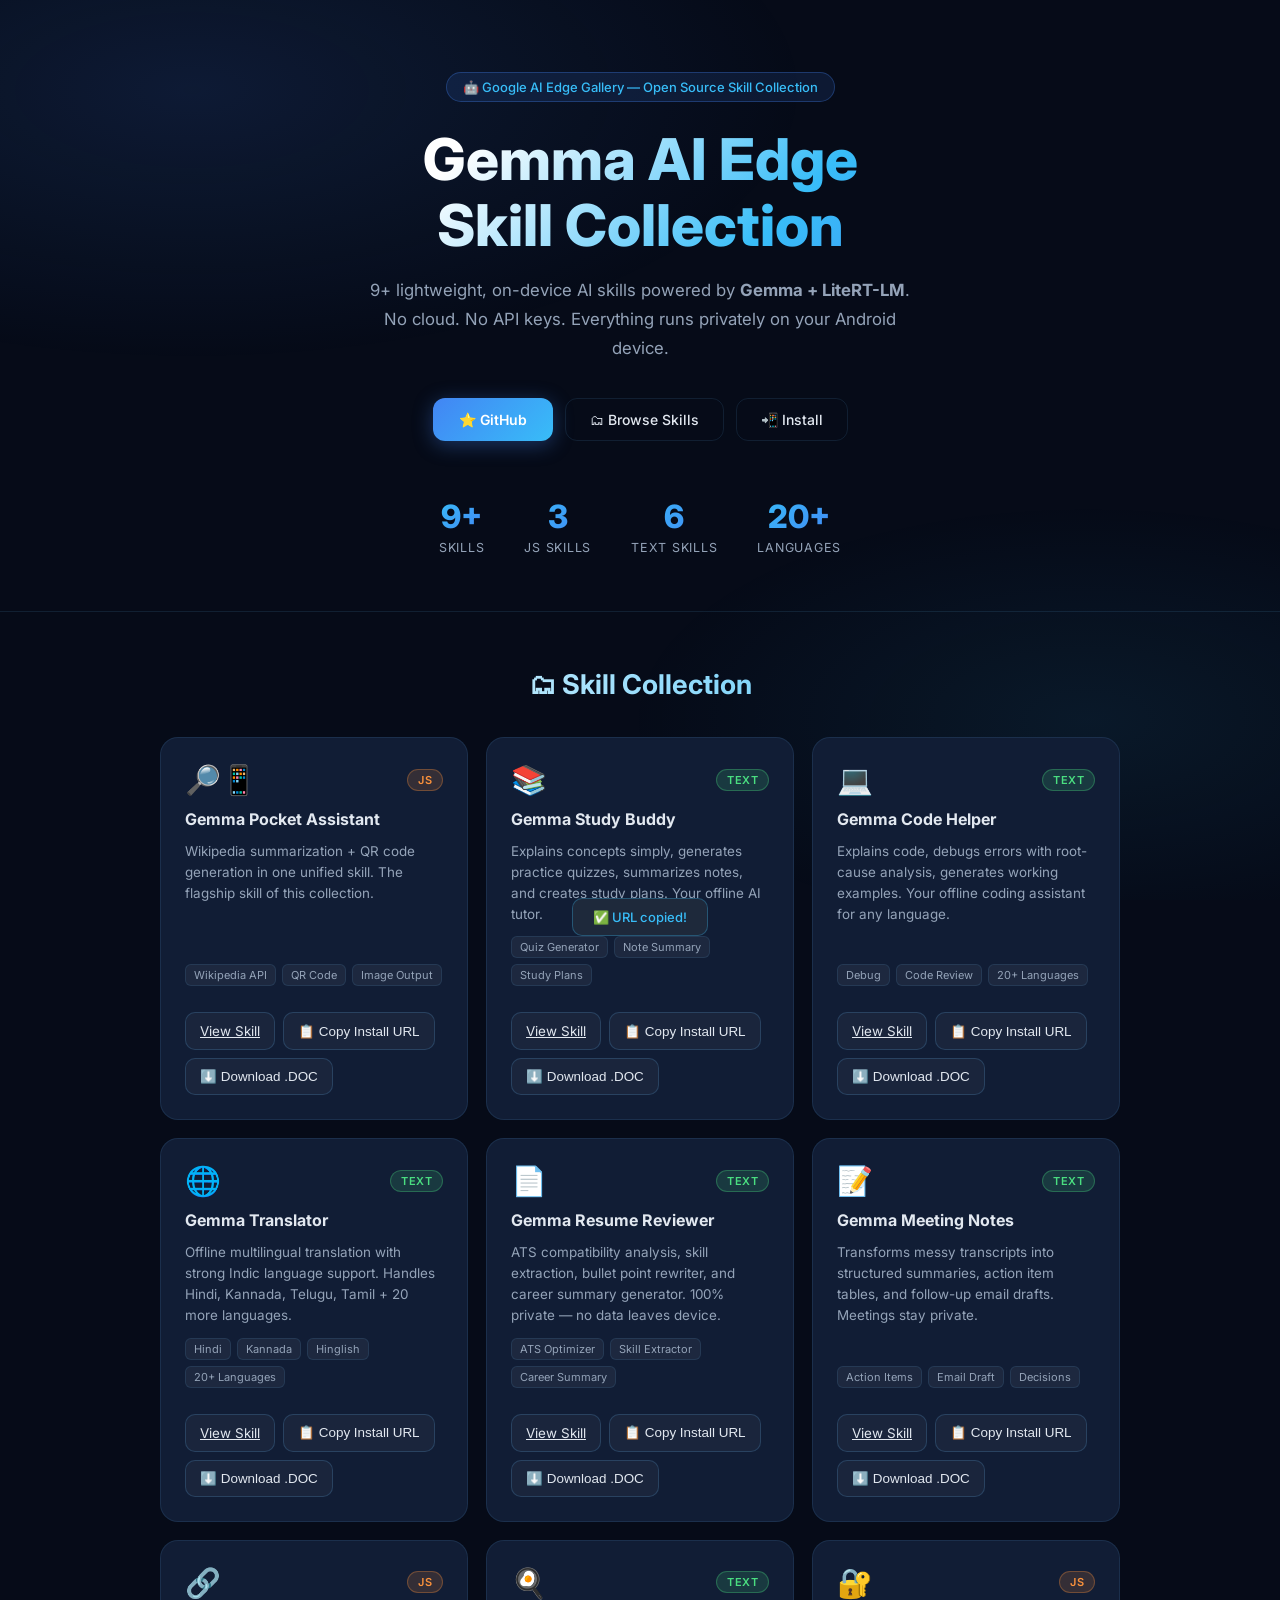
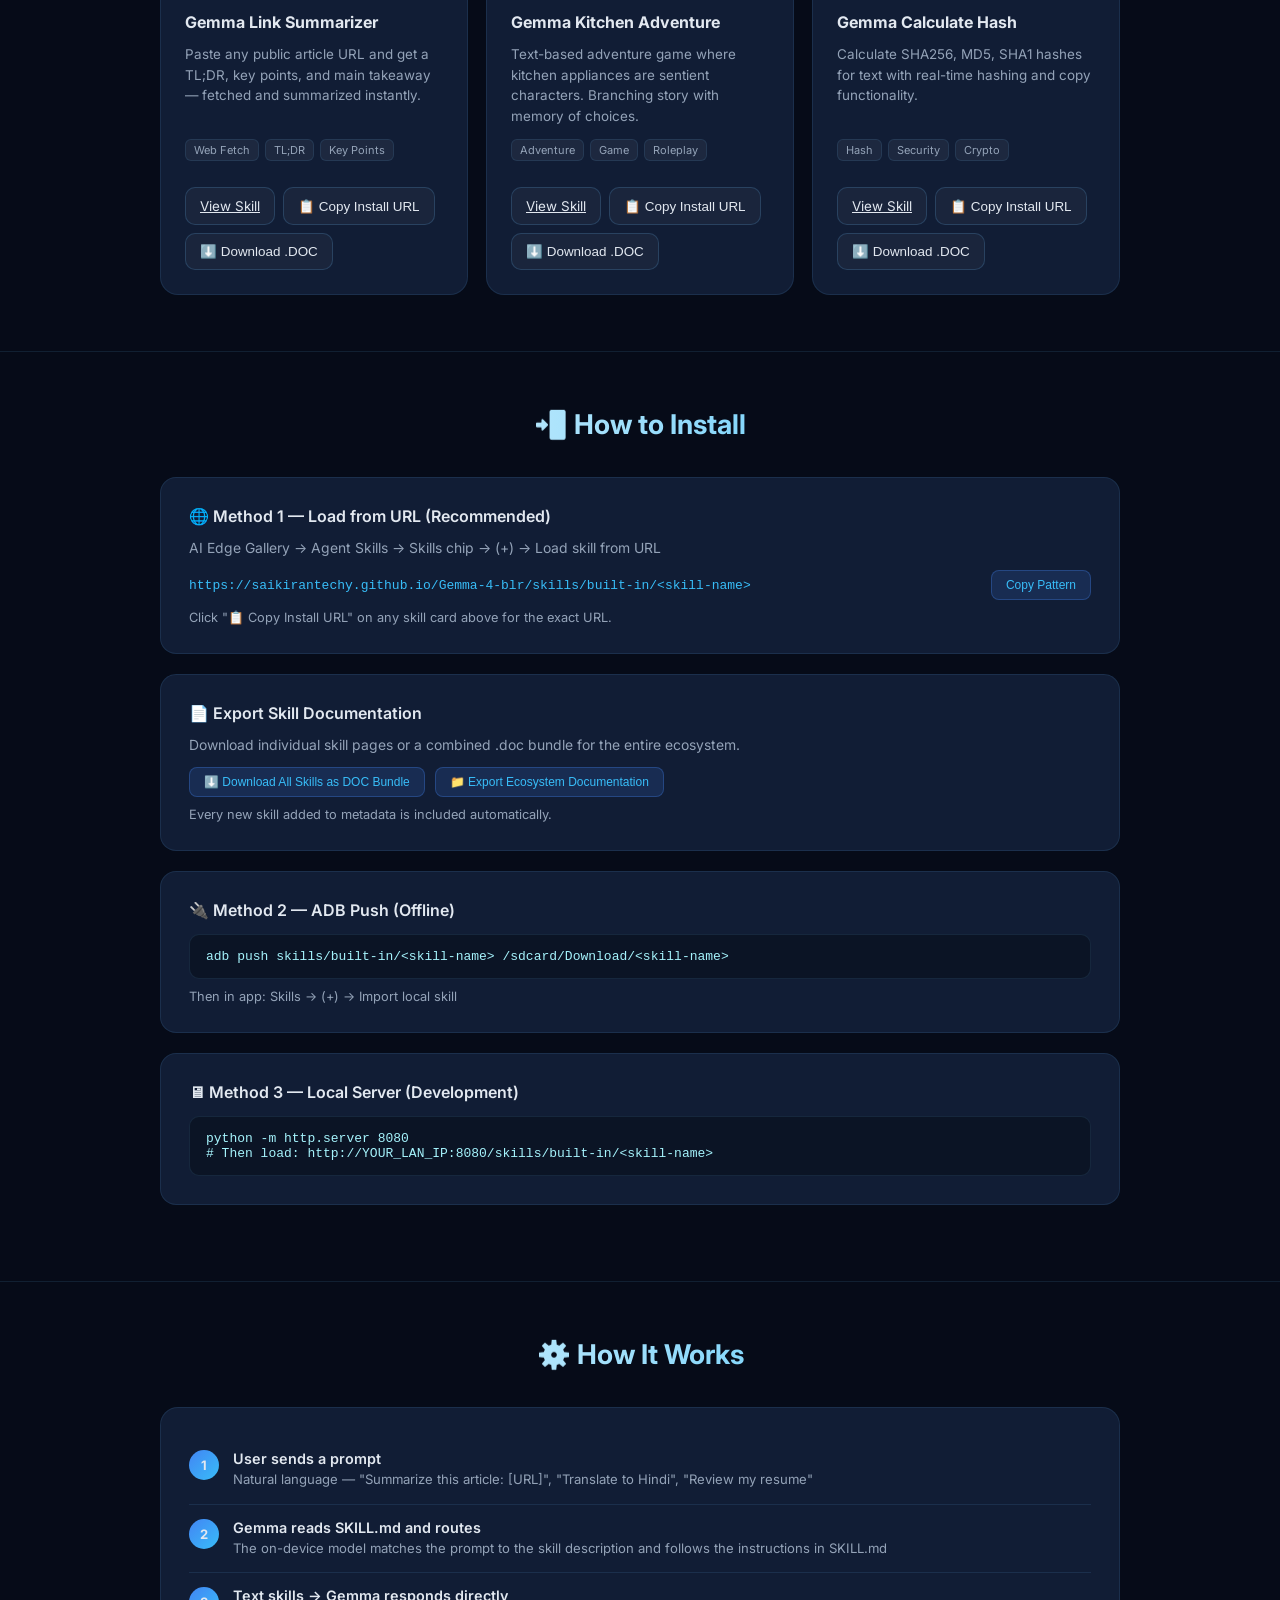
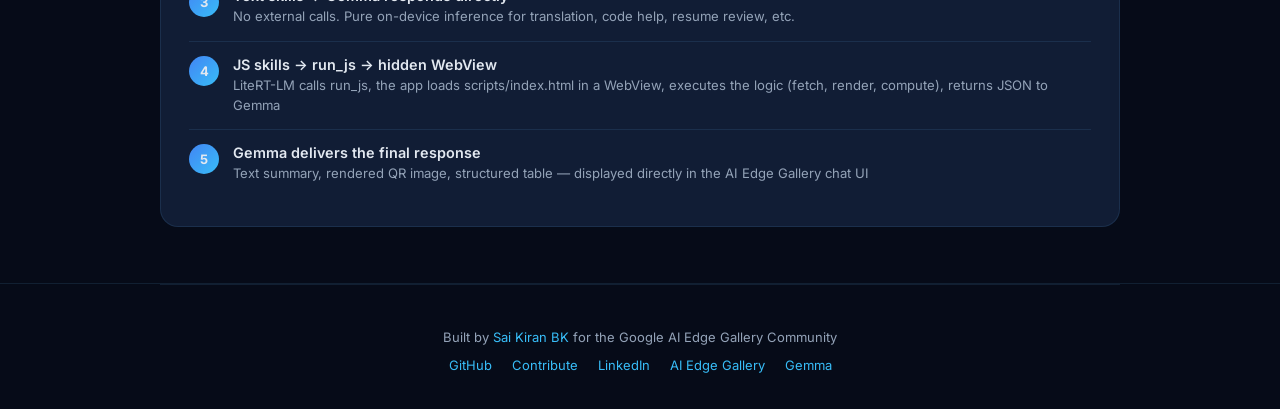
<file: gemma-pocket-assistant/index.html>
<!doctype html>
<html lang="en">
  <head>
    <meta charset="UTF-8" />
    <meta name="viewport" content="width=device-width, initial-scale=1.0" />
    <title>Gemma AI Edge Skill Collection</title>
    <meta
      name="description"
      content="An open-source ecosystem of lightweight on-device AI skills powered by Gemma + LiteRT-LM."
    />
    <link rel="preconnect" href="https://fonts.googleapis.com" />
    <link rel="preconnect" href="https://fonts.gstatic.com" crossorigin />
    <link
      href="https://fonts.googleapis.com/css2?family=Inter:wght@300;400;500;600;700;800&display=swap"
      rel="stylesheet"
    />
    <style>
      *,
      *::before,
      *::after {
        box-sizing: border-box;
        margin: 0;
        padding: 0;
      }
      :root {
        --bg: #060b18;
        --surface: #0d1526;
        --card: #111d35;
        --border: rgba(99, 179, 237, 0.12);
        --glow: rgba(66, 133, 244, 0.2);
        --blue: #4285f4;
        --cyan: #38bdf8;
        --green: #4ade80;
        --orange: #fb923c;
        --purple: #a78bfa;
        --pink: #f472b6;
        --text: #e2e8f0;
        --muted: #94a3b8;
      }
      html {
        scroll-behavior: smooth;
      }
      body {
        font-family: "Inter", sans-serif;
        background: var(--bg);
        color: var(--text);
        min-height: 100vh;
        overflow-x: hidden;
      }
      body::before {
        content: "";
        position: fixed;
        inset: 0;
        pointer-events: none;
        z-index: 0;
        background:
          radial-gradient(
            ellipse 80% 50% at 15% 10%,
            rgba(66, 133, 244, 0.13) 0%,
            transparent 60%
          ),
          radial-gradient(
            ellipse 60% 40% at 85% 80%,
            rgba(56, 189, 248, 0.08) 0%,
            transparent 60%
          );
      }
      .wrap {
        max-width: 1000px;
        margin: 0 auto;
        padding: 0 20px;
        position: relative;
        z-index: 1;
      }

      /* ── Hero ── */
      .hero {
        text-align: center;
        padding: 72px 0 56px;
      }
      .badge {
        display: inline-flex;
        align-items: center;
        gap: 8px;
        background: rgba(66, 133, 244, 0.12);
        border: 1px solid rgba(66, 133, 244, 0.3);
        border-radius: 50px;
        padding: 6px 16px;
        font-size: 13px;
        color: var(--cyan);
        font-weight: 500;
        margin-bottom: 24px;
        animation: fadeDown 0.6s ease both;
      }
      .hero h1 {
        font-size: clamp(2.2rem, 6vw, 3.6rem);
        font-weight: 800;
        line-height: 1.15;
        background: linear-gradient(
          135deg,
          #fff 30%,
          var(--cyan) 65%,
          var(--blue) 100%
        );
        -webkit-background-clip: text;
        -webkit-text-fill-color: transparent;
        background-clip: text;
        margin-bottom: 18px;
        animation: fadeDown 0.7s ease 0.1s both;
      }
      .hero p {
        font-size: 1.05rem;
        color: var(--muted);
        max-width: 560px;
        margin: 0 auto 36px;
        line-height: 1.7;
        animation: fadeDown 0.7s ease 0.2s both;
      }
      .hero-btns {
        display: flex;
        gap: 12px;
        justify-content: center;
        flex-wrap: wrap;
        animation: fadeDown 0.7s ease 0.3s both;
      }
      .btn-p {
        display: inline-flex;
        align-items: center;
        gap: 8px;
        background: linear-gradient(135deg, var(--blue), var(--cyan));
        color: #fff;
        font-weight: 600;
        font-size: 14px;
        padding: 13px 26px;
        border-radius: 12px;
        text-decoration: none;
        transition:
          transform 0.2s,
          box-shadow 0.2s;
        box-shadow: 0 4px 20px rgba(66, 133, 244, 0.35);
      }
      .btn-p:hover {
        transform: translateY(-2px);
        box-shadow: 0 8px 28px rgba(66, 133, 244, 0.5);
      }
      .btn-s {
        display: inline-flex;
        align-items: center;
        gap: 8px;
        background: transparent;
        color: var(--text);
        font-weight: 500;
        font-size: 14px;
        padding: 12px 24px;
        border-radius: 12px;
        text-decoration: none;
        border: 1px solid var(--border);
        transition:
          border-color 0.2s,
          background 0.2s,
          transform 0.2s;
      }
      .btn-s:hover {
        border-color: var(--cyan);
        background: rgba(56, 189, 248, 0.06);
        transform: translateY(-2px);
      }
      .btn {
        display: inline-flex;
        align-items: center;
        justify-content: center;
        gap: 6px;
        border: none;
        border-radius: 12px;
        padding: 10px 16px;
        font-size: 0.9rem;
        cursor: pointer;
        transition:
          transform 0.16s ease,
          background 0.16s ease,
          border-color 0.16s ease;
      }
      .btn:hover {
        transform: translateY(-1px);
      }
      .btn-primary {
        background: linear-gradient(135deg, var(--blue), var(--cyan));
        color: #fff;
      }
      .btn-secondary {
        background: rgba(255, 255, 255, 0.06);
        color: var(--text);
        border: 1px solid rgba(99, 179, 237, 0.18);
      }
      .btn-secondary:hover {
        background: rgba(56, 189, 248, 0.12);
      }

      /* ── Stats ── */
      .stats {
        display: flex;
        justify-content: center;
        gap: 40px;
        flex-wrap: wrap;
        padding: 0 0 56px;
      }
      .stat {
        text-align: center;
      }
      .stat-num {
        font-size: 2rem;
        font-weight: 800;
        background: linear-gradient(135deg, var(--cyan), var(--blue));
        -webkit-background-clip: text;
        -webkit-text-fill-color: transparent;
        background-clip: text;
      }
      .stat-label {
        font-size: 0.78rem;
        color: var(--muted);
        margin-top: 4px;
        text-transform: uppercase;
        letter-spacing: 0.06em;
      }

      /* ── Section titles ── */
      .divider {
        height: 1px;
        background: var(--border);
      }
      .sec {
        padding: 56px 0;
      }
      .sec-title {
        text-align: center;
        font-size: 1.7rem;
        font-weight: 700;
        margin-bottom: 36px;
        background: linear-gradient(90deg, #fff, var(--cyan));
        -webkit-background-clip: text;
        -webkit-text-fill-color: transparent;
        background-clip: text;
      }

      /* ── Skill Cards Grid ── */
      .skills-grid {
        display: grid;
        grid-template-columns: repeat(auto-fill, minmax(280px, 1fr));
        gap: 18px;
      }
      .skill-card {
        background: var(--card);
        border: 1px solid var(--border);
        border-radius: 18px;
        padding: 24px;
        text-decoration: none;
        color: inherit;
        transition:
          transform 0.25s,
          border-color 0.25s,
          box-shadow 0.25s;
        position: relative;
        overflow: hidden;
        display: flex;
        flex-direction: column;
        gap: 12px;
      }
      .skill-card::before {
        content: "";
        position: absolute;
        inset: 0;
        background: radial-gradient(
          circle at 50% 0%,
          var(--glow),
          transparent 70%
        );
        opacity: 0;
        transition: opacity 0.3s;
      }
      .skill-card:hover {
        transform: translateY(-4px);
        border-color: rgba(66, 133, 244, 0.4);
        box-shadow: 0 12px 36px rgba(66, 133, 244, 0.15);
      }
      .skill-card:hover::before {
        opacity: 1;
      }
      .skill-header {
        display: flex;
        align-items: center;
        justify-content: space-between;
      }
      .skill-icon {
        font-size: 1.8rem;
      }
      .skill-type-badge {
        font-size: 11px;
        font-weight: 600;
        padding: 3px 10px;
        border-radius: 50px;
        letter-spacing: 0.04em;
        text-transform: uppercase;
      }
      .type-js {
        background: rgba(251, 146, 60, 0.15);
        color: var(--orange);
        border: 1px solid rgba(251, 146, 60, 0.3);
      }
      .type-text {
        background: rgba(74, 222, 128, 0.15);
        color: var(--green);
        border: 1px solid rgba(74, 222, 128, 0.3);
      }
      .skill-name {
        font-size: 1rem;
        font-weight: 700;
      }
      .skill-desc {
        font-size: 0.84rem;
        color: var(--muted);
        line-height: 1.55;
        flex: 1;
      }
      .skill-tags {
        display: flex;
        flex-wrap: wrap;
        gap: 6px;
      }
      .tag {
        font-size: 11px;
        background: rgba(255, 255, 255, 0.05);
        border: 1px solid var(--border);
        border-radius: 6px;
        padding: 3px 8px;
        color: var(--muted);
      }
      .skill-footer {
        display: flex;
        flex-direction: column;
        gap: 0.8rem;
        margin-top: 14px;
      }
      .skill-actions {
        display: flex;
        flex-wrap: wrap;
        gap: 8px;
      }
      .skill-actions .btn {
        border-radius: 10px;
        padding: 10px 14px;
        font-size: 0.84rem;
      }
      .btn-card {
        border: 1px solid rgba(99, 179, 237, 0.2);
        background: rgba(255, 255, 255, 0.04);
        color: var(--text);
      }
      .btn-card:hover {
        background: rgba(66, 133, 244, 0.12);
      }
      .install-link {
        font-size: 12px;
        color: var(--cyan);
        font-weight: 500;
        text-decoration: none;
      }
      .install-link:hover {
        text-decoration: underline;
      }

      /* ── Install section ── */
      .install-box {
        background: var(--card);
        border: 1px solid var(--border);
        border-radius: 16px;
        padding: 28px;
        margin-bottom: 20px;
      }
      .install-box h3 {
        font-size: 1rem;
        font-weight: 600;
        margin-bottom: 14px;
        display: flex;
        align-items: center;
        gap: 8px;
      }
      .install-box pre {
        background: rgba(0, 0, 0, 0.3);
        border: 1px solid var(--border);
        border-radius: 10px;
        padding: 14px 16px;
        font-size: 13px;
        overflow-x: auto;
        white-space: pre-wrap;
        word-break: break-all;
        color: #a5f3fc;
        font-family: "Courier New", monospace;
      }
      .url-row {
        display: flex;
        align-items: center;
        gap: 10px;
        flex-wrap: wrap;
      }
      .url-row code {
        font-size: 13px;
        color: var(--cyan);
        flex: 1;
        font-family: "Courier New", monospace;
        word-break: break-all;
      }
      .copy-btn {
        background: rgba(66, 133, 244, 0.15);
        border: 1px solid rgba(66, 133, 244, 0.3);
        color: var(--cyan);
        border-radius: 8px;
        padding: 7px 14px;
        font-size: 12px;
        font-weight: 500;
        cursor: pointer;
        transition: background 0.2s;
        white-space: nowrap;
        flex-shrink: 0;
      }
      .copy-btn:hover {
        background: rgba(66, 133, 244, 0.28);
      }

      /* ── How it works ── */
      .arch {
        background: var(--card);
        border: 1px solid var(--border);
        border-radius: 18px;
        padding: 28px;
      }
      .arch-steps {
        display: flex;
        flex-direction: column;
        gap: 0;
      }
      .arch-step {
        display: flex;
        align-items: flex-start;
        gap: 14px;
        padding: 14px 0;
        border-bottom: 1px solid var(--border);
      }
      .arch-step:last-child {
        border-bottom: none;
      }
      .step-n {
        width: 30px;
        height: 30px;
        border-radius: 50%;
        background: linear-gradient(135deg, var(--blue), var(--cyan));
        display: flex;
        align-items: center;
        justify-content: center;
        font-size: 13px;
        font-weight: 700;
        flex-shrink: 0;
      }
      .step-t h4 {
        font-size: 0.9rem;
        font-weight: 600;
        margin-bottom: 3px;
      }
      .step-t p {
        font-size: 0.82rem;
        color: var(--muted);
        line-height: 1.5;
      }

      /* ── Footer ── */
      footer {
        text-align: center;
        padding: 44px 0 36px;
        color: var(--muted);
        font-size: 13px;
        border-top: 1px solid var(--border);
      }
      footer a {
        color: var(--cyan);
        text-decoration: none;
      }
      footer a:hover {
        text-decoration: underline;
      }
      .footer-links {
        display: flex;
        gap: 20px;
        justify-content: center;
        margin-top: 12px;
        flex-wrap: wrap;
      }

      /* ── Animations ── */
      @keyframes fadeDown {
        from {
          opacity: 0;
          transform: translateY(-14px);
        }
        to {
          opacity: 1;
          transform: translateY(0);
        }
      }
      .reveal {
        opacity: 0;
        transform: translateY(22px);
        transition:
          opacity 0.6s ease,
          transform 0.6s ease;
      }
      .reveal.visible {
        opacity: 1;
        transform: translateY(0);
      }
    </style>
  </head>
  <body>
    <div class="wrap">
      <!-- Hero -->
      <section class="hero">
        <div class="badge">
          🤖 Google AI Edge Gallery — Open Source Skill Collection
        </div>
        <h1>Gemma AI Edge<br />Skill Collection</h1>
        <p>
          9+ lightweight, on-device AI skills powered by
          <strong>Gemma + LiteRT-LM</strong>. No cloud. No API keys. Everything
          runs privately on your Android device.
        </p>
        <div class="hero-btns">
          <a
            id="gh-btn"
            class="btn-p"
            href="https://github.com/saikirantechy/Gemma-4-blr"
            target="_blank"
            >⭐ GitHub</a
          >
          <a class="btn-s" href="#skills">🗂 Browse Skills</a>
          <a class="btn-s" href="#install">📲 Install</a>
        </div>
      </section>

      <!-- Stats -->
      <div class="stats reveal">
        <div class="stat">
          <div class="stat-num">9+</div>
          <div class="stat-label">Skills</div>
        </div>
        <div class="stat">
          <div class="stat-num">3</div>
          <div class="stat-label">JS Skills</div>
        </div>
        <div class="stat">
          <div class="stat-num">6</div>
          <div class="stat-label">Text Skills</div>
        </div>
        <div class="stat">
          <div class="stat-num">20+</div>
          <div class="stat-label">Languages</div>
        </div>
      </div>
    </div>

    <div class="divider"></div>

    <!-- Skill Collection -->
    <div class="wrap" id="skills">
      <section class="sec reveal">
        <div class="sec-title">🗂 Skill Collection</div>
        <div class="skills-grid">
          <div class="skill-card">
            <div class="skill-header">
              <span class="skill-icon">🔎📱</span>
              <span class="skill-type-badge type-js">JS</span>
            </div>
            <div class="skill-name">Gemma Pocket Assistant</div>
            <div class="skill-desc">
              Wikipedia summarization + QR code generation in one unified skill.
              The flagship skill of this collection.
            </div>
            <div class="skill-tags">
              <span class="tag">Wikipedia API</span
              ><span class="tag">QR Code</span
              ><span class="tag">Image Output</span>
            </div>
            <div class="skill-footer">
              <div class="skill-actions">
                <a
                  class="btn btn-secondary btn-card"
                  href="skills/built-in/gemma-pocket-assistant/SKILL.md"
                  target="_blank"
                  >View Skill</a
                >
                <button
                  class="btn btn-secondary btn-card"
                  onclick="copySkillUrl('gemma-pocket-assistant', event)"
                  type="button"
                >
                  📋 Copy Install URL
                </button>
                <button
                  class="btn btn-primary btn-card"
                  onclick="downloadSkillDoc('gemma-pocket-assistant', event)"
                  type="button"
                >
                  ⬇️ Download .DOC
                </button>
              </div>
            </div>
          </div>

          <div class="skill-card">
            <div class="skill-header">
              <span class="skill-icon">📚</span>
              <span class="skill-type-badge type-text">Text</span>
            </div>
            <div class="skill-name">Gemma Study Buddy</div>
            <div class="skill-desc">
              Explains concepts simply, generates practice quizzes, summarizes
              notes, and creates study plans. Your offline AI tutor.
            </div>
            <div class="skill-tags">
              <span class="tag">Quiz Generator</span
              ><span class="tag">Note Summary</span
              ><span class="tag">Study Plans</span>
            </div>
            <div class="skill-footer">
              <div class="skill-actions">
                <a
                  class="btn btn-secondary btn-card"
                  href="skills/built-in/gemma-study-buddy/SKILL.md"
                  target="_blank"
                  >View Skill</a
                >
                <button
                  class="btn btn-secondary btn-card"
                  onclick="copySkillUrl('gemma-study-buddy', event)"
                  type="button"
                >
                  📋 Copy Install URL
                </button>
                <button
                  class="btn btn-primary btn-card"
                  onclick="downloadSkillDoc('gemma-study-buddy', event)"
                  type="button"
                >
                  ⬇️ Download .DOC
                </button>
              </div>
            </div>
          </div>

          <div class="skill-card">
            <div class="skill-header">
              <span class="skill-icon">💻</span>
              <span class="skill-type-badge type-text">Text</span>
            </div>
            <div class="skill-name">Gemma Code Helper</div>
            <div class="skill-desc">
              Explains code, debugs errors with root-cause analysis, generates
              working examples. Your offline coding assistant for any language.
            </div>
            <div class="skill-tags">
              <span class="tag">Debug</span><span class="tag">Code Review</span
              ><span class="tag">20+ Languages</span>
            </div>
            <div class="skill-footer">
              <div class="skill-actions">
                <a
                  class="btn btn-secondary btn-card"
                  href="skills/built-in/gemma-code-helper/SKILL.md"
                  target="_blank"
                  >View Skill</a
                >
                <button
                  class="btn btn-secondary btn-card"
                  onclick="copySkillUrl('gemma-code-helper', event)"
                  type="button"
                >
                  📋 Copy Install URL
                </button>
                <button
                  class="btn btn-primary btn-card"
                  onclick="downloadSkillDoc('gemma-code-helper', event)"
                  type="button"
                >
                  ⬇️ Download .DOC
                </button>
              </div>
            </div>
          </div>

          <div class="skill-card">
            <div class="skill-header">
              <span class="skill-icon">🌐</span>
              <span class="skill-type-badge type-text">Text</span>
            </div>
            <div class="skill-name">Gemma Translator</div>
            <div class="skill-desc">
              Offline multilingual translation with strong Indic language
              support. Handles Hindi, Kannada, Telugu, Tamil + 20 more
              languages.
            </div>
            <div class="skill-tags">
              <span class="tag">Hindi</span><span class="tag">Kannada</span
              ><span class="tag">Hinglish</span
              ><span class="tag">20+ Languages</span>
            </div>
            <div class="skill-footer">
              <div class="skill-actions">
                <a
                  class="btn btn-secondary btn-card"
                  href="skills/built-in/gemma-translator/SKILL.md"
                  target="_blank"
                  >View Skill</a
                >
                <button
                  class="btn btn-secondary btn-card"
                  onclick="copySkillUrl('gemma-translator', event)"
                  type="button"
                >
                  📋 Copy Install URL
                </button>
                <button
                  class="btn btn-primary btn-card"
                  onclick="downloadSkillDoc('gemma-translator', event)"
                  type="button"
                >
                  ⬇️ Download .DOC
                </button>
              </div>
            </div>
          </div>

          <div class="skill-card">
            <div class="skill-header">
              <span class="skill-icon">📄</span>
              <span class="skill-type-badge type-text">Text</span>
            </div>
            <div class="skill-name">Gemma Resume Reviewer</div>
            <div class="skill-desc">
              ATS compatibility analysis, skill extraction, bullet point
              rewriter, and career summary generator. 100% private — no data
              leaves device.
            </div>
            <div class="skill-tags">
              <span class="tag">ATS Optimizer</span
              ><span class="tag">Skill Extractor</span
              ><span class="tag">Career Summary</span>
            </div>
            <div class="skill-footer">
              <div class="skill-actions">
                <a
                  class="btn btn-secondary btn-card"
                  href="skills/built-in/gemma-resume-reviewer/SKILL.md"
                  target="_blank"
                  >View Skill</a
                >
                <button
                  class="btn btn-secondary btn-card"
                  onclick="copySkillUrl('gemma-resume-reviewer', event)"
                  type="button"
                >
                  📋 Copy Install URL
                </button>
                <button
                  class="btn btn-primary btn-card"
                  onclick="downloadSkillDoc('gemma-resume-reviewer', event)"
                  type="button"
                >
                  ⬇️ Download .DOC
                </button>
              </div>
            </div>
          </div>

          <div class="skill-card">
            <div class="skill-header">
              <span class="skill-icon">📝</span>
              <span class="skill-type-badge type-text">Text</span>
            </div>
            <div class="skill-name">Gemma Meeting Notes</div>
            <div class="skill-desc">
              Transforms messy transcripts into structured summaries, action
              item tables, and follow-up email drafts. Meetings stay private.
            </div>
            <div class="skill-tags">
              <span class="tag">Action Items</span
              ><span class="tag">Email Draft</span
              ><span class="tag">Decisions</span>
            </div>
            <div class="skill-footer">
              <div class="skill-actions">
                <a
                  class="btn btn-secondary btn-card"
                  href="skills/built-in/gemma-meeting-notes/SKILL.md"
                  target="_blank"
                  >View Skill</a
                >
                <button
                  class="btn btn-secondary btn-card"
                  onclick="copySkillUrl('gemma-meeting-notes', event)"
                  type="button"
                >
                  📋 Copy Install URL
                </button>
                <button
                  class="btn btn-primary btn-card"
                  onclick="downloadSkillDoc('gemma-meeting-notes', event)"
                  type="button"
                >
                  ⬇️ Download .DOC
                </button>
              </div>
            </div>
          </div>

          <div class="skill-card">
            <div class="skill-header">
              <span class="skill-icon">🔗</span>
              <span class="skill-type-badge type-js">JS</span>
            </div>
            <div class="skill-name">Gemma Link Summarizer</div>
            <div class="skill-desc">
              Paste any public article URL and get a TL;DR, key points, and main
              takeaway — fetched and summarized instantly.
            </div>
            <div class="skill-tags">
              <span class="tag">Web Fetch</span><span class="tag">TL;DR</span
              ><span class="tag">Key Points</span>
            </div>
            <div class="skill-footer">
              <div class="skill-actions">
                <a
                  class="btn btn-secondary btn-card"
                  href="skills/built-in/gemma-link-summarizer/SKILL.md"
                  target="_blank"
                  >View Skill</a
                >
                <button
                  class="btn btn-secondary btn-card"
                  onclick="copySkillUrl('gemma-link-summarizer', event)"
                  type="button"
                >
                  📋 Copy Install URL
                </button>
                <button
                  class="btn btn-primary btn-card"
                  onclick="downloadSkillDoc('gemma-link-summarizer', event)"
                  type="button"
                >
                  ⬇️ Download .DOC
                </button>
              </div>
            </div>
          </div>

          <div class="skill-card">
            <div class="skill-header">
              <span class="skill-icon">🍳</span>
              <span class="skill-type-badge type-text">Text</span>
            </div>
            <div class="skill-name">Gemma Kitchen Adventure</div>
            <div class="skill-desc">
              Text-based adventure game where kitchen appliances are sentient
              characters. Branching story with memory of choices.
            </div>
            <div class="skill-tags">
              <span class="tag">Adventure</span><span class="tag">Game</span
              ><span class="tag">Roleplay</span>
            </div>
            <div class="skill-footer">
              <div class="skill-actions">
                <a
                  class="btn btn-secondary btn-card"
                  href="skills/built-in/kitchen-adventure/SKILL.md"
                  target="_blank"
                  >View Skill</a
                >
                <button
                  class="btn btn-secondary btn-card"
                  onclick="copySkillUrl('kitchen-adventure', event)"
                  type="button"
                >
                  📋 Copy Install URL
                </button>
                <button
                  class="btn btn-primary btn-card"
                  onclick="downloadSkillDoc('kitchen-adventure', event)"
                  type="button"
                >
                  ⬇️ Download .DOC
                </button>
              </div>
            </div>
          </div>

          <div class="skill-card">
            <div class="skill-header">
              <span class="skill-icon">🔐</span>
              <span class="skill-type-badge type-js">JS</span>
            </div>
            <div class="skill-name">Gemma Calculate Hash</div>
            <div class="skill-desc">
              Calculate SHA256, MD5, SHA1 hashes for text with real-time hashing
              and copy functionality.
            </div>
            <div class="skill-tags">
              <span class="tag">Hash</span><span class="tag">Security</span
              ><span class="tag">Crypto</span>
            </div>
            <div class="skill-footer">
              <div class="skill-actions">
                <a
                  class="btn btn-secondary btn-card"
                  href="skills/built-in/calculate-hash/SKILL.md"
                  target="_blank"
                  >View Skill</a
                >
                <button
                  class="btn btn-secondary btn-card"
                  onclick="copySkillUrl('calculate-hash', event)"
                  type="button"
                >
                  📋 Copy Install URL
                </button>
                <button
                  class="btn btn-primary btn-card"
                  onclick="downloadSkillDoc('calculate-hash', event)"
                  type="button"
                >
                  ⬇️ Download .DOC
                </button>
              </div>
            </div>
          </div>
        </div>
      </section>
    </div>

    <div class="divider"></div>

    <!-- Install -->
    <div class="wrap" id="install">
      <section class="sec reveal">
        <div class="sec-title">📲 How to Install</div>

        <div class="install-box">
          <h3>🌐 Method 1 — Load from URL (Recommended)</h3>
          <p
            style="color: var(--muted); font-size: 0.87rem; margin-bottom: 14px"
          >
            AI Edge Gallery → Agent Skills → Skills chip → (+) → Load skill from
            URL
          </p>
          <div class="url-row">
            <code id="base-url"
              >https://saikirantechy.github.io/Gemma-4-blr/skills/built-in/&lt;skill-name&gt;</code
            >
            <button class="copy-btn" onclick="copyBase()">Copy Pattern</button>
          </div>
          <p style="color: var(--muted); font-size: 0.8rem; margin-top: 10px">
            Click "📋 Copy Install URL" on any skill card above for the exact
            URL.
          </p>
        </div>

        <div class="install-box">
          <h3>📄 Export Skill Documentation</h3>
          <p
            style="color: var(--muted); font-size: 0.87rem; margin-bottom: 14px"
          >
            Download individual skill pages or a combined .doc bundle for the
            entire ecosystem.
          </p>
          <div class="url-row">
            <button class="copy-btn" onclick="downloadAllDocs()">
              ⬇️ Download All Skills as DOC Bundle
            </button>
            <button class="copy-btn" onclick="downloadEcosystemDocs()">
              📁 Export Ecosystem Documentation
            </button>
          </div>
          <p style="color: var(--muted); font-size: 0.8rem; margin-top: 10px">
            Every new skill added to metadata is included automatically.
          </p>
        </div>

        <div class="install-box">
          <h3>🔌 Method 2 — ADB Push (Offline)</h3>
          <pre>
adb push skills/built-in/&lt;skill-name&gt; /sdcard/Download/&lt;skill-name&gt;</pre
          >
          <p style="color: var(--muted); font-size: 0.8rem; margin-top: 10px">
            Then in app: Skills → (+) → Import local skill
          </p>
        </div>

        <div class="install-box">
          <h3>🖥 Method 3 — Local Server (Development)</h3>
          <pre>
python -m http.server 8080
# Then load: http://YOUR_LAN_IP:8080/skills/built-in/&lt;skill-name&gt;</pre
          >
        </div>
      </section>
    </div>

    <div class="divider"></div>

    <!-- How it works -->
    <div class="wrap">
      <section class="sec reveal">
        <div class="sec-title">⚙️ How It Works</div>
        <div class="arch">
          <div class="arch-steps">
            <div class="arch-step">
              <div class="step-n">1</div>
              <div class="step-t">
                <h4>User sends a prompt</h4>
                <p>
                  Natural language — "Summarize this article: [URL]", "Translate
                  to Hindi", "Review my resume"
                </p>
              </div>
            </div>
            <div class="arch-step">
              <div class="step-n">2</div>
              <div class="step-t">
                <h4>Gemma reads SKILL.md and routes</h4>
                <p>
                  The on-device model matches the prompt to the skill
                  description and follows the instructions in SKILL.md
                </p>
              </div>
            </div>
            <div class="arch-step">
              <div class="step-n">3</div>
              <div class="step-t">
                <h4>Text skills → Gemma responds directly</h4>
                <p>
                  No external calls. Pure on-device inference for translation,
                  code help, resume review, etc.
                </p>
              </div>
            </div>
            <div class="arch-step">
              <div class="step-n">4</div>
              <div class="step-t">
                <h4>JS skills → run_js → hidden WebView</h4>
                <p>
                  LiteRT-LM calls run_js, the app loads scripts/index.html in a
                  WebView, executes the logic (fetch, render, compute), returns
                  JSON to Gemma
                </p>
              </div>
            </div>
            <div class="arch-step">
              <div class="step-n">5</div>
              <div class="step-t">
                <h4>Gemma delivers the final response</h4>
                <p>
                  Text summary, rendered QR image, structured table — displayed
                  directly in the AI Edge Gallery chat UI
                </p>
              </div>
            </div>
          </div>
        </div>
      </section>
    </div>

    <div class="divider"></div>

    <!-- Footer -->
    <div class="wrap">
      <footer>
        <p>
          Built by
          <a href="https://github.com/saikirantechy" target="_blank"
            >Sai Kiran BK</a
          >
          for the Google AI Edge Gallery Community
        </p>
        <div class="footer-links">
          <a href="https://github.com/saikirantechy/Gemma-4-blr" target="_blank"
            >GitHub</a
          >
          <a
            href="https://github.com/saikirantechy/Gemma-4-blr/blob/main/CONTRIBUTING.md"
            target="_blank"
            >Contribute</a
          >
          <a href="https://linkedin.com/in/saikirantech" target="_blank"
            >LinkedIn</a
          >
          <a href="https://github.com/google-ai-edge/gallery" target="_blank"
            >AI Edge Gallery</a
          >
          <a href="https://ai.google.dev/gemma" target="_blank">Gemma</a>
        </div>
      </footer>
    </div>

    <div
      id="toast"
      style="
        position: fixed;
        bottom: 24px;
        left: 50%;
        transform: translateX(-50%) translateY(60px);
        background: #1e293b;
        border: 1px solid rgba(56, 189, 248, 0.3);
        color: #38bdf8;
        padding: 10px 20px;
        border-radius: 10px;
        font-size: 13px;
        font-weight: 500;
        transition: transform 0.3s;
        z-index: 999;
      "
    >
      ✅ URL copied!
    </div>

    <script src="../gallery/shared/js/utils.js"></script>
    <script>
      const BASE =
        "https://saikirantechy.github.io/Gemma-4-blr/skills/built-in/";
      const METADATA_URL = "../gallery/skills/metadata.json";
      let skillMetadata = [];

      async function loadSkillMetadata() {
        try {
          const response = await fetch(METADATA_URL);
          const data = await response.json();
          skillMetadata = Array.isArray(data.skills) ? data.skills : [];
        } catch (error) {
          console.warn("Failed to load skill metadata:", error);
          skillMetadata = [];
        }
      }

      const obs = new IntersectionObserver(
        (es) =>
          es.forEach((e) => {
            if (e.isIntersecting) e.target.classList.add("visible");
          }),
        { threshold: 0.1 },
      );
      document.querySelectorAll(".reveal").forEach((el) => obs.observe(el));

      function showToast(msg) {
        const t = document.getElementById("toast");
        t.textContent = msg;
        t.style.transform = "translateX(-50%) translateY(0)";
        setTimeout(
          () => (t.style.transform = "translateX(-50%) translateY(60px)"),
          2200,
        );
      }

      function findSkillMeta(skillName) {
        return (
          skillMetadata.find((skill) => skill.id === skillName) ||
          skillMetadata.find((skill) => skill.path === skillName)
        );
      }

      function copySkillUrl(skillName, e) {
        e.preventDefault();
        e.stopPropagation();
        navigator.clipboard
          .writeText(BASE + skillName)
          .then(() => showToast("✅ Install URL copied for " + skillName));
      }

      function copyBase() {
        navigator.clipboard
          .writeText(BASE + "<skill-name>")
          .then(() => showToast("✅ URL pattern copied!"));
      }

      async function downloadSkillDoc(skillName, e) {
        e.preventDefault();
        e.stopPropagation();
        if (!skillMetadata.length) {
          await loadSkillMetadata();
        }
        const skill = findSkillMeta(skillName);
        if (!skill) {
          showToast("⚠️ Skill metadata not found.");
          return;
        }
        showToast("Preparing .doc for " + skill.name + "...");
        try {
          GalleryUtils.docUtils.downloadSkillDoc(skill, "Gemma AI Edge Skills");
        } catch (error) {
          console.error(error);
          showToast("⚠️ Could not create DOC file.");
        }
      }

      async function downloadAllDocs() {
        if (!skillMetadata.length) {
          await loadSkillMetadata();
        }
        if (!skillMetadata.length) {
          showToast("⚠️ Skill metadata not available.");
          return;
        }
        showToast("Preparing combined docs bundle...");
        try {
          GalleryUtils.docUtils.downloadBundleDoc(
            skillMetadata,
            "Gemma AI Edge Skills Bundle",
          );
        } catch (error) {
          console.error(error);
          showToast("⚠️ Failed to create bundle.");
        }
      }

      async function downloadEcosystemDocs() {
        if (!skillMetadata.length) {
          await loadSkillMetadata();
        }
        if (!skillMetadata.length) {
          showToast("⚠️ Skill metadata not available.");
          return;
        }
        showToast("Exporting ecosystem documentation...");
        try {
          GalleryUtils.docUtils.downloadBundleDoc(
            skillMetadata,
            "Gemma AI Edge Ecosystem Documentation",
          );
        } catch (error) {
          console.error(error);
          showToast("⚠️ Failed to export documentation.");
        }
      }

      loadSkillMetadata();
    </script>
  </body>
</html>
</file>
